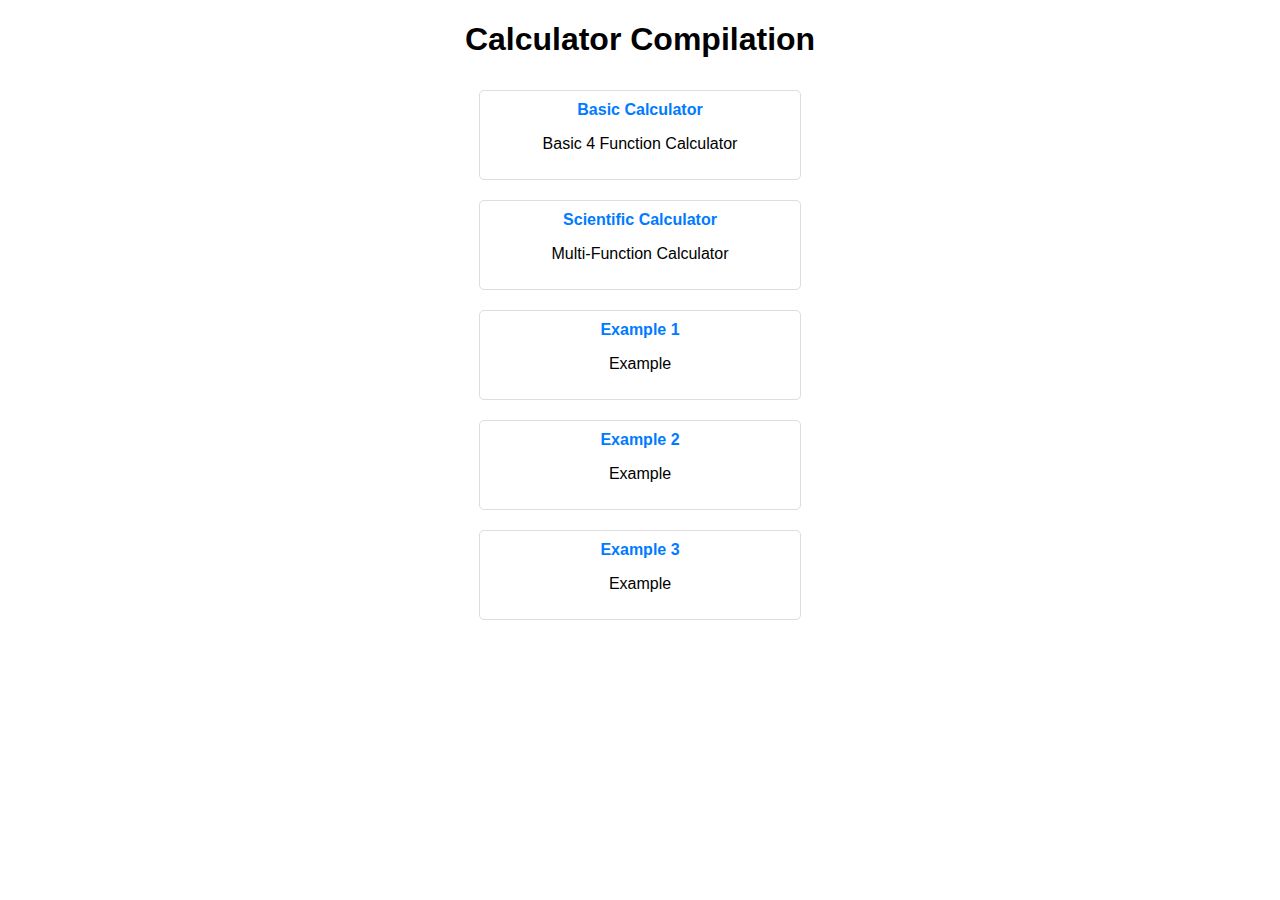
<file: index.html>
<!DOCTYPE html>
<html lang="en">
<head>
    <meta charset="UTF-8">
    <meta name="viewport" content="width=device-width, initial-scale=1.0">
    <title>Link Page</title>
    <style>
        body {
            font-family: Arial, sans-serif;
            text-align: center;
            margin: 20px;
        }
        .link-container {
            display: flex;
            flex-direction: column;
            align-items: center;
        }
        .link-box {
            margin: 10px;
            padding: 10px;
            border: 1px solid #ddd;
            border-radius: 5px;
            width: 300px;
            text-align: center;
        }
        a {
            text-decoration: none;
            font-weight: bold;
            color: #007BFF;
        }
    </style>
</head>
<body>
    <h1>Calculator Compilation</h1>
    
    <div class="link-container">
        <div class="link-box">
            <a href="BasicCalculator.html">Basic Calculator</a>
            <p>Basic 4 Function Calculator</p>
        </div>
        
        <div class="link-box">
            <a href="ScientificCalculator.html">Scientific Calculator</a>
            <p>Multi-Function Calculator</p>
        </div>
        
        <div class="link-box">
            <a href="Example.html">Example 1</a>
            <p>Example</p>
        </div>
        
        <div class="link-box">
            <a href="Example.html">Example 2</a>
            <p>Example</p>
        </div>
        
        <div class="link-box">
            <a href="Example.html">Example 3</a>
            <p>Example</p>
        </div>
    </div>
</body>
</html>
</file>
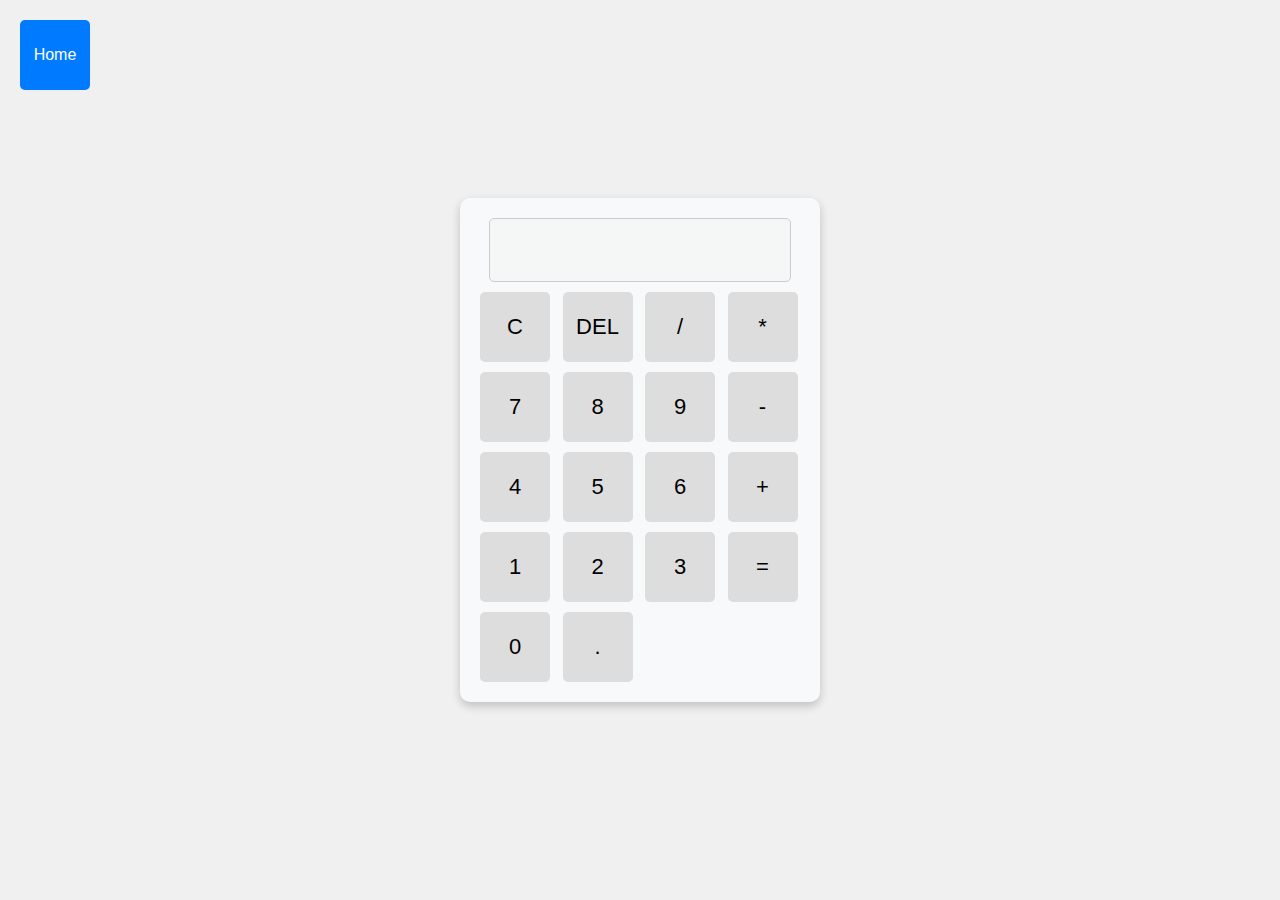
<file: BasicCalculator.html>
<!DOCTYPE html>
<html lang="en">
<head>
    <meta charset="UTF-8">
    <meta name="viewport" content="width=device-width, initial-scale=1.0">
    <title>Simple Calculator</title>
    <style>
        body {
            display: flex;
            justify-content: center;
            align-items: center;
            height: 100vh;
            background-color: #f0f0f0;
            margin: 0;
            position: relative;
        }

        .calculator {
            width: 320px;
            padding: 20px;
            border-radius: 10px;
            box-shadow: 0px 4px 10px rgba(0, 0, 0, 0.2);
            background-color: #f8f9fa;
            text-align: center;
        }

        #display {
            width: 90%;
            height: 60px;
            font-size: 28px;
            text-align: right;
            margin-bottom: 10px;
            padding-right: 10px;
            border: 1px solid #ccc;
            border-radius: 5px;
        }

        .buttons {
            display: grid;
            grid-template-columns: repeat(4, 1fr);
            gap: 10px;
        }

        button {
            width: 70px;
            height: 70px;
            font-size: 22px;
            border: none;
            border-radius: 5px;
            background-color: #ddd;
            cursor: pointer;
        }

        button:hover {
            background-color: #ccc;
        }

        button:active {
            background-color: #bbb;
        }

        /* Home Button Styling */
        .home-button {
            position: absolute;
            top: 20px;
            left: 20px;
            padding: 10px 10px;
            font-size: 16px;
            border: none;
            border-radius: 5px;
            background-color: #007bff;
            color: white;
            cursor: pointer;
            transition: 0.3s;
        }

        .home-button:hover {
            background-color: #0056b3;
        }
    </style>
</head>
<body>
    <!-- Home Button Positioned at Top Left -->
    <button class="home-button" onclick="goHome()">Home</button>

    <div class="calculator">
        <input type="text" id="display" disabled />
        <div class="buttons">
            <button onclick="clearDisplay()">C</button>
            <button onclick="deleteLast()">DEL</button>
            <button onclick="appendToDisplay('/')">/</button>
            <button onclick="appendToDisplay('*')">*</button>
            <button onclick="appendToDisplay('7')">7</button>
            <button onclick="appendToDisplay('8')">8</button>
            <button onclick="appendToDisplay('9')">9</button>
            <button onclick="appendToDisplay('-')">-</button>
            <button onclick="appendToDisplay('4')">4</button>
            <button onclick="appendToDisplay('5')">5</button>
            <button onclick="appendToDisplay('6')">6</button>
            <button onclick="appendToDisplay('+')">+</button>
            <button onclick="appendToDisplay('1')">1</button>
            <button onclick="appendToDisplay('2')">2</button>
            <button onclick="appendToDisplay('3')">3</button>
            <button onclick="calculateResult()">=</button>
            <button onclick="appendToDisplay('0')">0</button>
            <button onclick="appendToDisplay('.')">.</button>
        </div>
    </div>

    <script>
        function appendToDisplay(value) {
            document.getElementById('display').value += value;
        }

        function clearDisplay() {
            document.getElementById('display').value = '';
        }

        function deleteLast() {
            let display = document.getElementById('display');
            display.value = display.value.slice(0, -1);
        }

        function calculateResult() {
            let display = document.getElementById('display');
            try {
                display.value = eval(display.value);
            } catch {
                display.value = 'Error';
            }
        }

        // Keyboard event listener
        document.addEventListener('keydown', function(event) {
            const key = event.key;

            if (!isNaN(key) || "+-*/.".includes(key)) {
                appendToDisplay(key);
            } else if (key === 'Enter') {
                calculateResult();
            } else if (key === 'Backspace') {
                deleteLast();
            } else if (key === 'Escape') {
                clearDisplay();
            }
        });

        // Redirect to home page
        function goHome() {
            window.location.href = "index.html"; // Change this if needed
        }
    </script>
</body>
</html>
</file>
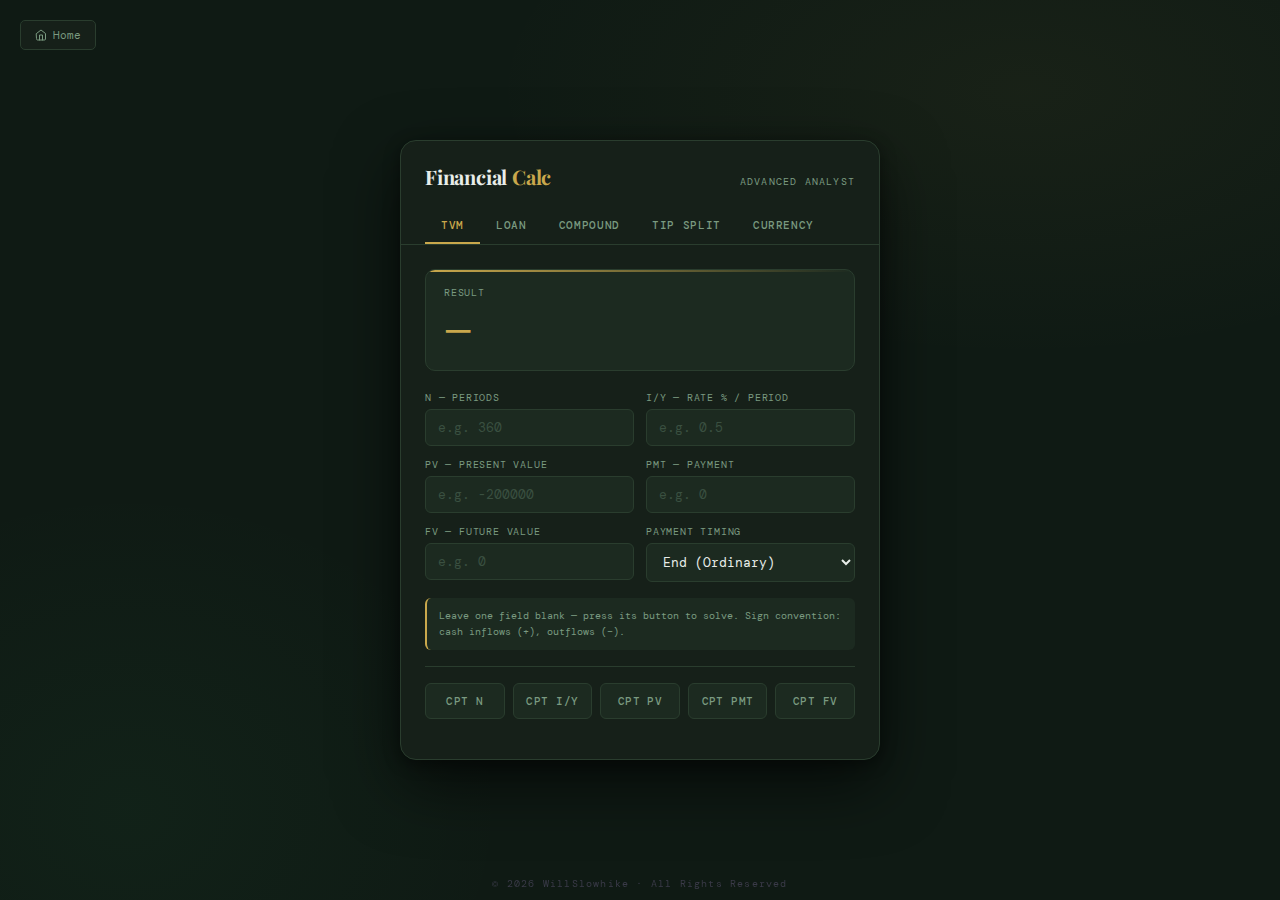
<file: FinancialCalculator.html>
<!DOCTYPE html>
<html lang="en">
<head>
    <meta charset="UTF-8">
    <meta name="viewport" content="width=device-width, initial-scale=1.0">
    <title>Financial Calculator</title>
    <link rel="preconnect" href="https://fonts.googleapis.com">
    <link href="https://fonts.googleapis.com/css2?family=Playfair+Display:wght@400;600;700&family=DM+Mono:wght@300;400;500&display=swap" rel="stylesheet">
    <style>
        :root {
            --bg:      #0f1a14;
            --surface: #162019;
            --panel:   #1c2a20;
            --border:  #2a3d2e;
            --border2: #3a5040;
            --gold:    #c9a84c;
            --gold-lo: rgba(201,168,76,0.10);
            --text:    #e8ede9;
            --sub:     #7a9a80;
            --muted:   #3a5040;
            --green:   #4ade80;
            --red:     #f87171;
            --shadow:  0 24px 64px rgba(0,0,0,0.6), 0 4px 16px rgba(0,0,0,0.4);
        }

        *, *::before, *::after { box-sizing: border-box; margin: 0; padding: 0; }

        body {
            min-height: 100vh;
            background: var(--bg);
            background-image:
                radial-gradient(ellipse 70% 50% at 80% 10%, rgba(201,168,76,0.05) 0%, transparent 60%),
                radial-gradient(ellipse 50% 60% at 10% 90%, rgba(74,222,128,0.04) 0%, transparent 60%);
            display: flex;
            align-items: center;
            justify-content: center;
            font-family: 'DM Mono', monospace;
            padding: 40px 20px;
        }

        /* Home */
        .home-button {
            position: fixed; top: 20px; left: 20px;
            display: flex; align-items: center; gap: 6px;
            padding: 7px 14px;
            font-family: 'DM Mono', monospace;
            font-size: 11px; color: var(--sub);
            background: var(--surface); border: 1px solid var(--border);
            border-radius: 5px; cursor: pointer; text-decoration: none;
            transition: color 0.2s, border-color 0.2s;
        }
        .home-button:hover { color: var(--text); border-color: var(--border2); }
        .home-button svg { width: 12px; height: 12px; }

        /* Card */
        .card {
            width: 480px;
            background: var(--surface);
            border: 1px solid var(--border);
            border-radius: 16px;
            overflow: hidden;
            box-shadow: var(--shadow);
            animation: rise 0.5s cubic-bezier(0.22,1,0.36,1) both;
        }
        @keyframes rise {
            from { opacity:0; transform: translateY(24px); }
            to   { opacity:1; transform: translateY(0); }
        }

        /* Header */
        .card-header {
            padding: 22px 24px 0;
            border-bottom: 1px solid var(--border);
        }
        .header-top {
            display: flex; align-items: baseline; justify-content: space-between;
            margin-bottom: 18px;
        }
        .app-title {
            font-family: 'Playfair Display', serif;
            font-size: 20px; font-weight: 700;
            color: var(--text); letter-spacing: -0.01em;
        }
        .app-title span { color: var(--gold); }
        .app-sub {
            font-size: 10px; color: var(--sub);
            letter-spacing: 0.12em; text-transform: uppercase;
        }

        /* Tab nav */
        .tabs {
            display: flex; gap: 0;
            overflow-x: auto;
        }
        .tabs::-webkit-scrollbar { display: none; }
        .tab {
            padding: 10px 16px;
            font-family: 'DM Mono', monospace;
            font-size: 11px; font-weight: 500;
            letter-spacing: 0.06em; text-transform: uppercase;
            color: var(--sub); background: transparent;
            border: none; border-bottom: 2px solid transparent;
            cursor: pointer; white-space: nowrap;
            transition: color 0.2s, border-color 0.2s;
        }
        .tab:hover { color: var(--text); }
        .tab.active { color: var(--gold); border-bottom-color: var(--gold); }

        /* Body */
        .card-body { padding: 24px; }

        /* Panel */
        .panel { display: none; animation: fadeIn 0.25s ease both; }
        .panel.active { display: block; }
        @keyframes fadeIn {
            from { opacity:0; transform: translateY(6px); }
            to   { opacity:1; transform: translateY(0); }
        }

        /* Result display */
        .result-display {
            background: var(--panel);
            border: 1px solid var(--border);
            border-radius: 10px;
            padding: 16px 18px;
            margin-bottom: 20px;
            position: relative;
            overflow: hidden;
        }
        .result-display::before {
            content: '';
            position: absolute; top:0; left:0; right:0; height:2px;
            background: linear-gradient(90deg, var(--gold), transparent);
        }
        .result-label { font-size: 10px; color: var(--sub); letter-spacing: 0.08em; text-transform: uppercase; margin-bottom: 6px; }
        .result-value {
            font-family: 'Playfair Display', serif;
            font-size: 32px; font-weight: 600;
            color: var(--gold); letter-spacing: -0.01em;
        }
        .result-value.negative { color: var(--red); }
        .result-sub { font-size: 11px; color: var(--sub); margin-top: 6px; }

        /* Input fields */
        .field-grid { display: grid; grid-template-columns: 1fr 1fr; gap: 12px; margin-bottom: 16px; }
        .field-grid.cols-1 { grid-template-columns: 1fr; }
        .field-grid.cols-3 { grid-template-columns: 1fr 1fr 1fr; }
        .field { display: flex; flex-direction: column; gap: 5px; }
        .field label {
            font-size: 10px; color: var(--sub);
            letter-spacing: 0.08em; text-transform: uppercase;
        }
        .field input, .field select {
            padding: 9px 12px;
            font-family: 'DM Mono', monospace;
            font-size: 13px; color: var(--text);
            background: var(--panel);
            border: 1px solid var(--border);
            border-radius: 6px; outline: none;
            transition: border-color 0.15s;
            width: 100%;
        }
        .field input:focus, .field select:focus { border-color: var(--gold); }
        .field select option { background: var(--panel); }
        .field input::placeholder { color: var(--muted); }

        /* Solve buttons */
        .solve-grid { display: grid; gap: 8px; margin-bottom: 16px; }
        .solve-grid.cols-2 { grid-template-columns: 1fr 1fr; }
        .solve-grid.cols-3 { grid-template-columns: 1fr 1fr 1fr; }
        .solve-grid.cols-5 { grid-template-columns: repeat(5,1fr); }

        .btn-solve {
            padding: 10px 8px;
            font-family: 'DM Mono', monospace;
            font-size: 11px; font-weight: 500;
            letter-spacing: 0.04em; text-transform: uppercase;
            color: var(--sub);
            background: var(--panel);
            border: 1px solid var(--border);
            border-radius: 6px; cursor: pointer;
            transition: all 0.15s;
            white-space: nowrap;
        }
        .btn-solve:hover { color: var(--gold); border-color: var(--gold); background: var(--gold-lo); }
        .btn-solve.primary {
            grid-column: 1/-1;
            color: var(--bg); background: var(--gold);
            border-color: var(--gold); font-size: 12px;
        }
        .btn-solve.primary:hover { background: #d4b660; }

        /* Amort table */
        .amort-table { width: 100%; border-collapse: collapse; font-size: 11px; margin-top: 12px; }
        .amort-table th {
            text-align: left; padding: 6px 8px;
            color: var(--sub); font-weight: 500;
            letter-spacing: 0.06em; text-transform: uppercase;
            border-bottom: 1px solid var(--border);
            font-size: 9px;
        }
        .amort-table td { padding: 7px 8px; color: var(--text); border-bottom: 1px solid var(--border); }
        .amort-table tr:last-child td { border-bottom: none; }
        .amort-table .neg { color: var(--red); }
        .amort-table .pos { color: var(--green); }

        /* Tip split rows */
        .split-row {
            display: flex; justify-content: space-between; align-items: center;
            padding: 10px 0; border-bottom: 1px solid var(--border);
        }
        .split-row:last-child { border-bottom: none; }
        .split-label { font-size: 11px; color: var(--sub); }
        .split-val { font-family: 'Playfair Display', serif; font-size: 16px; color: var(--text); }
        .split-val.gold { color: var(--gold); }

        /* Currency */
        .currency-display {
            display: flex; align-items: center; justify-content: space-between;
            background: var(--panel); border: 1px solid var(--border);
            border-radius: 10px; padding: 14px 18px; margin-bottom: 12px;
        }
        .currency-flag { font-size: 22px; margin-right: 10px; }
        .currency-code { font-size: 11px; color: var(--sub); letter-spacing: 0.08em; margin-bottom: 2px; }
        .currency-amount { font-family: 'Playfair Display', serif; font-size: 24px; color: var(--text); }
        .currency-swap {
            width: 100%; padding: 10px;
            font-family: 'DM Mono', monospace; font-size: 13px;
            color: var(--sub); background: transparent;
            border: 1px dashed var(--border); border-radius: 6px;
            cursor: pointer; margin-bottom: 12px;
            transition: all 0.15s;
        }
        .currency-swap:hover { color: var(--gold); border-color: var(--gold); }

        /* Info note */
        .note { font-size: 10px; color: var(--sub); margin-top: 12px; line-height: 1.6; padding: 10px 12px; background: var(--panel); border-radius: 6px; border-left: 2px solid var(--gold); }

        /* Divider */
        .divider { height:1px; background: var(--border); margin: 16px 0; }

        /* Scrollable results */
        .scroll-box { max-height: 200px; overflow-y: auto; }
        .scroll-box::-webkit-scrollbar { width: 4px; }
        .scroll-box::-webkit-scrollbar-track { background: transparent; }
        .scroll-box::-webkit-scrollbar-thumb { background: var(--muted); border-radius: 2px; }
    </style>
</head>
<body>

<a class="home-button" href="index.html">
    <svg viewBox="0 0 24 24" fill="none" stroke="currentColor" stroke-width="2" stroke-linecap="round" stroke-linejoin="round">
        <path d="M3 9l9-7 9 7v11a2 2 0 0 1-2 2H5a2 2 0 0 1-2-2z"/>
        <polyline points="9 22 9 12 15 12 15 22"/>
    </svg>
    Home
</a>

<div class="card">
    <div class="card-header">
        <div class="header-top">
            <span class="app-title">Financial <span>Calc</span></span>
            <span class="app-sub">Advanced Analyst</span>
        </div>
        <div class="tabs">
            <button class="tab active" onclick="switchTab('tvm', this)">TVM</button>
            <button class="tab" onclick="switchTab('loan', this)">Loan</button>
            <button class="tab" onclick="switchTab('compound', this)">Compound</button>
            <button class="tab" onclick="switchTab('tip', this)">Tip Split</button>
            <button class="tab" onclick="switchTab('currency', this)">Currency</button>
        </div>
    </div>

    <div class="card-body">

        <!-- ── TVM ── -->
        <div class="panel active" id="panel-tvm">
            <div class="result-display">
                <div class="result-label">Result</div>
                <div class="result-value" id="tvm-result">—</div>
                <div class="result-sub" id="tvm-result-sub"></div>
            </div>
            <div class="field-grid">
                <div class="field"><label>N — Periods</label><input type="number" id="tvm-n" placeholder="e.g. 360"></div>
                <div class="field"><label>I/Y — Rate % / Period</label><input type="number" id="tvm-iy" placeholder="e.g. 0.5"></div>
                <div class="field"><label>PV — Present Value</label><input type="number" id="tvm-pv" placeholder="e.g. -200000"></div>
                <div class="field"><label>PMT — Payment</label><input type="number" id="tvm-pmt" placeholder="e.g. 0"></div>
                <div class="field"><label>FV — Future Value</label><input type="number" id="tvm-fv" placeholder="e.g. 0"></div>
                <div class="field">
                    <label>Payment Timing</label>
                    <select id="tvm-bgn">
                        <option value="0">End (Ordinary)</option>
                        <option value="1">Begin (Annuity Due)</option>
                    </select>
                </div>
            </div>
            <div class="note">Leave one field blank — press its button to solve. Sign convention: cash inflows (+), outflows (−).</div>
            <div class="divider"></div>
            <div class="solve-grid cols-5">
                <button class="btn-solve" onclick="solveTVM('n')">CPT N</button>
                <button class="btn-solve" onclick="solveTVM('iy')">CPT I/Y</button>
                <button class="btn-solve" onclick="solveTVM('pv')">CPT PV</button>
                <button class="btn-solve" onclick="solveTVM('pmt')">CPT PMT</button>
                <button class="btn-solve" onclick="solveTVM('fv')">CPT FV</button>
            </div>
        </div>

        <!-- ── LOAN ── -->
        <div class="panel" id="panel-loan">
            <div class="result-display">
                <div class="result-label">Monthly Payment</div>
                <div class="result-value" id="loan-payment">—</div>
                <div class="result-sub" id="loan-sub"></div>
            </div>
            <div class="field-grid">
                <div class="field"><label>Loan Amount ($)</label><input type="number" id="loan-amount" placeholder="e.g. 300000"></div>
                <div class="field"><label>Annual Rate (%)</label><input type="number" id="loan-rate" placeholder="e.g. 6.5"></div>
                <div class="field"><label>Term (Years)</label><input type="number" id="loan-years" placeholder="e.g. 30"></div>
                <div class="field">
                    <label>Loan Type</label>
                    <select id="loan-type">
                        <option value="mortgage">Mortgage (Monthly)</option>
                        <option value="auto">Auto (Monthly)</option>
                        <option value="personal">Personal (Monthly)</option>
                    </select>
                </div>
            </div>
            <div class="solve-grid">
                <button class="btn-solve primary" onclick="calcLoan()">Calculate Payment</button>
            </div>
            <div class="divider"></div>
            <div class="result-label" style="margin-bottom:8px;">Amortization (First 5 Payments)</div>
            <div class="scroll-box">
                <table class="amort-table" id="amort-table">
                    <thead><tr><th>#</th><th>Payment</th><th>Principal</th><th>Interest</th><th>Balance</th></tr></thead>
                    <tbody id="amort-body"></tbody>
                </table>
            </div>
        </div>

        <!-- ── COMPOUND ── -->
        <div class="panel" id="panel-compound">
            <div class="result-display">
                <div class="result-label">Future Value</div>
                <div class="result-value" id="comp-fv">—</div>
                <div class="result-sub" id="comp-sub"></div>
            </div>
            <div class="field-grid">
                <div class="field"><label>Principal ($)</label><input type="number" id="comp-p" placeholder="e.g. 10000"></div>
                <div class="field"><label>Annual Rate (%)</label><input type="number" id="comp-r" placeholder="e.g. 7"></div>
                <div class="field"><label>Years</label><input type="number" id="comp-t" placeholder="e.g. 20"></div>
                <div class="field">
                    <label>Compounding</label>
                    <select id="comp-n">
                        <option value="1">Annually</option>
                        <option value="2">Semi-Annually</option>
                        <option value="4">Quarterly</option>
                        <option value="12" selected>Monthly</option>
                        <option value="365">Daily</option>
                        <option value="0">Continuous</option>
                    </select>
                </div>
                <div class="field"><label>Regular Contribution ($)</label><input type="number" id="comp-contrib" placeholder="e.g. 500 / period"></div>
                <div class="field">
                    <label>Contribution Timing</label>
                    <select id="comp-when">
                        <option value="end">End of Period</option>
                        <option value="start">Start of Period</option>
                    </select>
                </div>
            </div>
            <div class="solve-grid cols-2">
                <button class="btn-solve" onclick="calcCompound('fv')">Solve FV</button>
                <button class="btn-solve" onclick="calcCompound('pv')">Solve PV (Disc.)</button>
                <button class="btn-solve primary" onclick="calcCompound('fv')">Calculate</button>
            </div>
        </div>

        <!-- ── TIP ── -->
        <div class="panel" id="panel-tip">
            <div class="field-grid cols-3">
                <div class="field"><label>Bill Total ($)</label><input type="number" id="tip-bill" placeholder="e.g. 85.50" oninput="calcTip()"></div>
                <div class="field"><label>Tip (%)</label><input type="number" id="tip-pct" placeholder="e.g. 18" value="18" oninput="calcTip()"></div>
                <div class="field"><label>People</label><input type="number" id="tip-people" placeholder="e.g. 4" value="1" oninput="calcTip()"></div>
            </div>
            <!-- Quick tip buttons -->
            <div class="solve-grid cols-5" style="margin-bottom:16px;">
                <button class="btn-solve" onclick="setTip(10)">10%</button>
                <button class="btn-solve" onclick="setTip(15)">15%</button>
                <button class="btn-solve" onclick="setTip(18)">18%</button>
                <button class="btn-solve" onclick="setTip(20)">20%</button>
                <button class="btn-solve" onclick="setTip(25)">25%</button>
            </div>
            <div class="split-row">
                <span class="split-label">Subtotal</span>
                <span class="split-val" id="tip-subtotal">$0.00</span>
            </div>
            <div class="split-row">
                <span class="split-label">Tip Amount</span>
                <span class="split-val gold" id="tip-amount">$0.00</span>
            </div>
            <div class="split-row">
                <span class="split-label">Total Bill</span>
                <span class="split-val" id="tip-total">$0.00</span>
            </div>
            <div class="divider"></div>
            <div class="split-row">
                <span class="split-label" style="font-size:13px; color:var(--text);">Per Person</span>
                <span class="split-val gold" style="font-family:'Playfair Display',serif; font-size:26px;" id="tip-per-person">$0.00</span>
            </div>
        </div>

        <!-- ── CURRENCY ── -->
        <div class="panel" id="panel-currency">
            <div class="field-grid cols-3" style="margin-bottom:12px;">
                <div class="field">
                    <label>From</label>
                    <select id="cur-from" onchange="calcCurrency()">
                        <option value="USD">USD</option>
                    </select>
                </div>
                <div class="field">
                    <label>Amount</label>
                    <input type="number" id="cur-amount" placeholder="1000" value="1000" oninput="calcCurrency()">
                </div>
                <div class="field">
                    <label>To</label>
                    <select id="cur-to" onchange="calcCurrency()">
                        <option value="EUR">EUR</option>
                    </select>
                </div>
            </div>
            <div class="currency-display">
                <div>
                    <div class="currency-code" id="cur-from-label">USD</div>
                    <div class="currency-amount" id="cur-from-display">1,000.00</div>
                </div>
                <div style="color:var(--gold); font-size:20px;">→</div>
                <div style="text-align:right;">
                    <div class="currency-code" id="cur-to-label">EUR</div>
                    <div class="currency-amount" id="cur-to-display">—</div>
                </div>
            </div>
            <button class="currency-swap" onclick="swapCurrency()">⇄ Swap currencies</button>
            <div class="split-row">
                <span class="split-label">Exchange Rate</span>
                <span class="split-val" id="cur-rate" style="font-size:13px;">—</span>
            </div>
            <div class="note" id="cur-note">Rates are approximate reference values. Use a live source for transactions.</div>
        </div>

    </div>
</div>

<script>
// ── Tab switching ─────────────────────────────────────────────────────────────
function switchTab(id, btn) {
    document.querySelectorAll('.panel').forEach(p => p.classList.remove('active'));
    document.querySelectorAll('.tab').forEach(t => t.classList.remove('active'));
    document.getElementById('panel-' + id).classList.add('active');
    btn.classList.add('active');
}

// ── Helpers ───────────────────────────────────────────────────────────────────
const fmt = (n, d=2) => n.toLocaleString('en-US', { minimumFractionDigits: d, maximumFractionDigits: d });
const fmtUSD = n => '$' + fmt(Math.abs(n));

function setResult(elId, val, subId, sub) {
    const el = document.getElementById(elId);
    el.textContent = val;
    el.className = 'result-value' + (typeof val === 'string' && val.startsWith('-') ? ' negative' : '');
    if (subId) document.getElementById(subId).textContent = sub || '';
}

// ── TVM ───────────────────────────────────────────────────────────────────────
function getTV(id) {
    const v = document.getElementById('tvm-' + id).value;
    return v === '' ? null : parseFloat(v);
}

function solveTVM(solve) {
    const bgn = parseInt(document.getElementById('tvm-bgn').value);
    let n   = getTV('n');
    let iy  = getTV('iy');
    let pv  = getTV('pv');
    let pmt = getTV('pmt');
    let fv  = getTV('fv');

    // Each solve needs 4 known values
    try {
        if (solve === 'fv') {
            if (n==null||iy==null||pv==null||pmt==null) { setResult('tvm-result','Need N, I/Y, PV, PMT','tvm-result-sub',''); return; }
            const r = iy / 100;
            if (r === 0) { fv = -(pv + pmt * n); }
            else {
                const factor = Math.pow(1+r, n);
                fv = -(pv * factor + pmt * (1 + r * bgn) * (factor - 1) / r);
            }
            document.getElementById('tvm-fv').value = fmt(fv);
            setResult('tvm-result', (fv >= 0 ? '' : '-') + fmtUSD(fv), 'tvm-result-sub', 'Future Value');
        } else if (solve === 'pv') {
            if (n==null||iy==null||pmt==null||fv==null) { setResult('tvm-result','Need N, I/Y, PMT, FV','tvm-result-sub',''); return; }
            const r = iy / 100;
            if (r === 0) { pv = -(fv + pmt * n); }
            else {
                const factor = Math.pow(1+r, n);
                pv = -(fv / factor + pmt * (1 + r * bgn) * (factor - 1) / (r * factor));
            }
            document.getElementById('tvm-pv').value = fmt(pv);
            setResult('tvm-result', (pv >= 0 ? '' : '-') + fmtUSD(pv), 'tvm-result-sub', 'Present Value');
        } else if (solve === 'pmt') {
            if (n==null||iy==null||pv==null||fv==null) { setResult('tvm-result','Need N, I/Y, PV, FV','tvm-result-sub',''); return; }
            const r = iy / 100;
            if (r === 0) { pmt = -(pv + fv) / n; }
            else {
                const factor = Math.pow(1+r, n);
                pmt = -(pv * factor + fv) * r / ((factor - 1) * (1 + r * bgn));
            }
            document.getElementById('tvm-pmt').value = fmt(pmt);
            setResult('tvm-result', (pmt >= 0 ? '' : '-') + fmtUSD(pmt), 'tvm-result-sub', 'Payment per Period');
        } else if (solve === 'n') {
            if (iy==null||pv==null||pmt==null||fv==null) { setResult('tvm-result','Need I/Y, PV, PMT, FV','tvm-result-sub',''); return; }
            const r = iy / 100;
            if (r === 0) { n = -(pv + fv) / pmt; }
            else {
                const num = Math.log((pmt * (1 + r * bgn) / r - fv) / (pv + pmt * (1 + r * bgn) / r));
                const den = Math.log(1 + r);
                n = num / den;
            }
            document.getElementById('tvm-n').value = fmt(n, 4);
            setResult('tvm-result', fmt(n, 4), 'tvm-result-sub', 'Number of Periods');
        } else if (solve === 'iy') {
            if (n==null||pv==null||pmt==null||fv==null) { setResult('tvm-result','Need N, PV, PMT, FV','tvm-result-sub',''); return; }
            // Newton-Raphson
            let r = 0.05 / 12;
            for (let i = 0; i < 200; i++) {
                const f1 = Math.pow(1+r, n);
                const f  = pv * f1 + pmt * (1 + r * bgn) * (f1-1)/r + fv;
                const df = n * pv * Math.pow(1+r,n-1)
                         + pmt * bgn * (f1-1)/r
                         + pmt * (1+r*bgn) * (n * Math.pow(1+r,n-1)*r - (f1-1)) / (r*r);
                const rn = r - f/df;
                if (Math.abs(rn - r) < 1e-10) { r = rn; break; }
                r = rn;
            }
            const iyResult = r * 100;
            document.getElementById('tvm-iy').value = fmt(iyResult, 6);
            setResult('tvm-result', fmt(iyResult, 4) + '%', 'tvm-result-sub', 'Interest Rate per Period');
        }
    } catch(e) {
        setResult('tvm-result', 'Error', 'tvm-result-sub', 'Check your inputs');
    }
}

// ── LOAN ─────────────────────────────────────────────────────────────────────
function calcLoan() {
    const P = parseFloat(document.getElementById('loan-amount').value);
    const annualRate = parseFloat(document.getElementById('loan-rate').value);
    const years = parseFloat(document.getElementById('loan-years').value);
    if (!P || !annualRate || !years) return;

    const r = annualRate / 100 / 12;
    const n = years * 12;
    const pmt = r === 0 ? P / n : P * r * Math.pow(1+r,n) / (Math.pow(1+r,n) - 1);

    const totalPaid = pmt * n;
    const totalInterest = totalPaid - P;

    document.getElementById('loan-payment').textContent = fmtUSD(pmt);
    document.getElementById('loan-sub').textContent =
        `Total paid: ${fmtUSD(totalPaid)}  |  Total interest: ${fmtUSD(totalInterest)}`;

    // Amortization table (first 5 + last period)
    const tbody = document.getElementById('amort-body');
    tbody.innerHTML = '';
    let balance = P;
    const rows = Math.min(n, 5);
    for (let i = 1; i <= rows; i++) {
        const interest = balance * r;
        const principal = pmt - interest;
        balance -= principal;
        const tr = document.createElement('tr');
        tr.innerHTML = `<td>${i}</td>
            <td>${fmtUSD(pmt)}</td>
            <td class="pos">${fmtUSD(principal)}</td>
            <td class="neg">-${fmtUSD(interest)}</td>
            <td>${fmtUSD(Math.max(0, balance))}</td>`;
        tbody.appendChild(tr);
    }
    if (n > 5) {
        const tr = document.createElement('tr');
        tr.innerHTML = `<td colspan="5" style="color:var(--sub); font-size:10px; text-align:center; padding:8px;">
            … ${n - 5} more payments …</td>`;
        tbody.appendChild(tr);
    }
}

// ── COMPOUND ──────────────────────────────────────────────────────────────────
function calcCompound(mode) {
    const P     = parseFloat(document.getElementById('comp-p').value) || 0;
    const r     = parseFloat(document.getElementById('comp-r').value) / 100 || 0;
    const t     = parseFloat(document.getElementById('comp-t').value) || 0;
    const nStr  = document.getElementById('comp-n').value;
    const contrib = parseFloat(document.getElementById('comp-contrib').value) || 0;
    const when  = document.getElementById('comp-when').value;

    let FV, interest;
    const n = parseInt(nStr);

    if (mode === 'fv') {
        if (nStr === '0') {
            // Continuous
            FV = P * Math.exp(r * t);
            if (contrib > 0) {
                FV += contrib * (Math.exp(r * t) - 1) / r; // approx annual contrib
            }
        } else {
            const periods = n * t;
            const rp = r / n;
            FV = P * Math.pow(1 + rp, periods);
            if (contrib > 0) {
                const bgn = when === 'start' ? 1 : 0;
                FV += contrib * (1 + rp * bgn) * (Math.pow(1+rp, periods) - 1) / rp;
            }
        }
        interest = FV - P - contrib * (nStr === '0' ? t : n * t);
        document.getElementById('comp-fv').textContent = fmtUSD(FV);
        document.getElementById('comp-sub').textContent =
            `Principal: ${fmtUSD(P)}  |  Interest earned: ${fmtUSD(Math.max(0,interest))}`;
    } else {
        // Solve PV (discount FV)
        const fvTarget = parseFloat(document.getElementById('comp-p').value);
        if (!fvTarget || !r || !t) return;
        const nComp = nStr === '0' ? null : parseInt(nStr);
        let PV;
        if (!nComp) PV = fvTarget * Math.exp(-r * t);
        else PV = fvTarget / Math.pow(1 + r/nComp, nComp * t);
        document.getElementById('comp-fv').textContent = fmtUSD(PV);
        document.getElementById('comp-sub').textContent = 'Present Value (Discounted)';
    }
}

// ── TIP ───────────────────────────────────────────────────────────────────────
function calcTip() {
    const bill   = parseFloat(document.getElementById('tip-bill').value) || 0;
    const pct    = parseFloat(document.getElementById('tip-pct').value)  || 0;
    const people = parseInt(document.getElementById('tip-people').value) || 1;
    const tip    = bill * pct / 100;
    const total  = bill + tip;
    const per    = total / people;
    document.getElementById('tip-subtotal').textContent  = fmtUSD(bill);
    document.getElementById('tip-amount').textContent    = fmtUSD(tip);
    document.getElementById('tip-total').textContent     = fmtUSD(total);
    document.getElementById('tip-per-person').textContent = fmtUSD(per);
}

function setTip(pct) {
    document.getElementById('tip-pct').value = pct;
    calcTip();
}

// ── CURRENCY ──────────────────────────────────────────────────────────────────
const SYMBOLS = { USD:'$',EUR:'€',GBP:'£',JPY:'¥',CAD:'CA$',AUD:'A$',CHF:'Fr',CNY:'¥',INR:'₹',MXN:'$',KRW:'₩',SGD:'S$' };

// Live rates fetched from Frankfurter (ECB data, updated daily, no key needed)
let liveRates = null;   // rates relative to EUR base
let ratesDate = '';
let fetchingRates = false;

async function fetchRates() {
    if (fetchingRates) return;
    fetchingRates = true;
    setCurStatus('Fetching live rates…', false);
    try {
        const res  = await fetch('https://api.frankfurter.app/latest?from=EUR');
        if (!res.ok) throw new Error('Network error');
        const data = await res.json();
        liveRates  = { EUR: 1, ...data.rates };
        ratesDate  = data.date;
        populateCurrencyDropdowns(Object.keys(liveRates).sort(), 'USD', 'EUR');
        setCurStatus(`Live rates · ECB · ${ratesDate}`, true);
        calcCurrency();
    } catch (e) {
        setCurStatus('Could not load live rates — using reference values', false);
        liveRates = {
            AED:3.385, AUD:1.418, BGN:1.956, BRL:5.21,
            CAD:1.245, CHF:0.824, CNY:6.69,  CZK:25.1,
            DKK:7.46,  EUR:1,     GBP:0.787, HKD:7.19,
            HUF:395,   IDR:14950, ILS:3.41,  INR:76.8,
            ISK:149,   JPY:138.5, KRW:1243,  MXN:17.7,
            MYR:4.11,  NOK:10.55, NZD:1.54,  PHP:51.8,
            PLN:4.27,  RON:4.97,  SEK:11.35, SGD:1.237,
            THB:32.1,  TRY:29.8,  TWD:29.5,  USD:0.922,
            ZAR:17.2
        };
        populateCurrencyDropdowns(Object.keys(liveRates).sort(), 'USD', 'EUR');
        calcCurrency();
    }
    fetchingRates = false;
}

const FLAGS = {
    AED:'🇦🇪', AUD:'🇦🇺', BGN:'🇧🇬', BRL:'🇧🇷', CAD:'🇨🇦',
    CHF:'🇨🇭', CNY:'🇨🇳', CZK:'🇨🇿', DKK:'🇩🇰', EUR:'🇪🇺',
    GBP:'🇬🇧', HKD:'🇭🇰', HUF:'🇭🇺', IDR:'🇮🇩', ILS:'🇮🇱',
    INR:'🇮🇳', ISK:'🇮🇸', JPY:'🇯🇵', KRW:'🇰🇷', MXN:'🇲🇽',
    MYR:'🇲🇾', NOK:'🇳🇴', NZD:'🇳🇿', PHP:'🇵🇭', PLN:'🇵🇱',
    RON:'🇷🇴', SEK:'🇸🇪', SGD:'🇸🇬', THB:'🇹🇭', TRY:'🇹🇷',
    TWD:'🇹🇼', USD:'🇺🇸', ZAR:'🇿🇦'
};

function populateCurrencyDropdowns(currencies, defaultFrom, defaultTo) {
    const fromSel = document.getElementById('cur-from');
    const toSel   = document.getElementById('cur-to');
    [fromSel, toSel].forEach((sel, i) => {
        const current = sel.value || (i === 0 ? defaultFrom : defaultTo);
        sel.innerHTML = '';
        currencies.forEach(code => {
            const opt = document.createElement('option');
            opt.value = code;
            opt.textContent = (FLAGS[code] ? FLAGS[code] + ' ' : '') + code;
            if (code === current) opt.selected = true;
            sel.appendChild(opt);
        });
        if (!sel.value) sel.value = i === 0 ? defaultFrom : defaultTo;
    });
}

function setCurStatus(msg, live) {
    const el = document.getElementById('cur-note');
    el.textContent = msg;
    el.style.borderLeftColor = live ? 'var(--green)' : 'var(--gold)';
}

function calcCurrency() {
    if (!liveRates) return;
    const from   = document.getElementById('cur-from').value;
    const to     = document.getElementById('cur-to').value;
    const amount = parseFloat(document.getElementById('cur-amount').value) || 0;

    // Convert via EUR base: from → EUR → to
    const amountEUR = amount / liveRates[from];
    const converted = amountEUR * liveRates[to];
    const rate      = liveRates[to] / liveRates[from];

    document.getElementById('cur-from-label').textContent   = from;
    document.getElementById('cur-to-label').textContent     = to;
    document.getElementById('cur-from-display').textContent = SYMBOLS[from] + fmt(amount);
    document.getElementById('cur-to-display').textContent   = SYMBOLS[to]   + fmt(converted);
    document.getElementById('cur-rate').textContent         = `1 ${from} = ${fmt(rate, 4)} ${to}`;
}

function swapCurrency() {
    const f = document.getElementById('cur-from');
    const t = document.getElementById('cur-to');
    [f.value, t.value] = [t.value, f.value];
    calcCurrency();
}

// Init
calcTip();
fetchRates();
</script>
    <footer style="
        position: fixed; bottom: 0; left: 0; right: 0;
        text-align: center; padding: 10px;
        font-family: 'DM Mono', monospace;
        font-size: 10px; letter-spacing: 0.12em;
        color: #3a3a48;
        z-index: 5; pointer-events: none;
    ">© 2026 WillSlowhike · All Rights Reserved</footer>
</body>
</body>
</html>
</file>
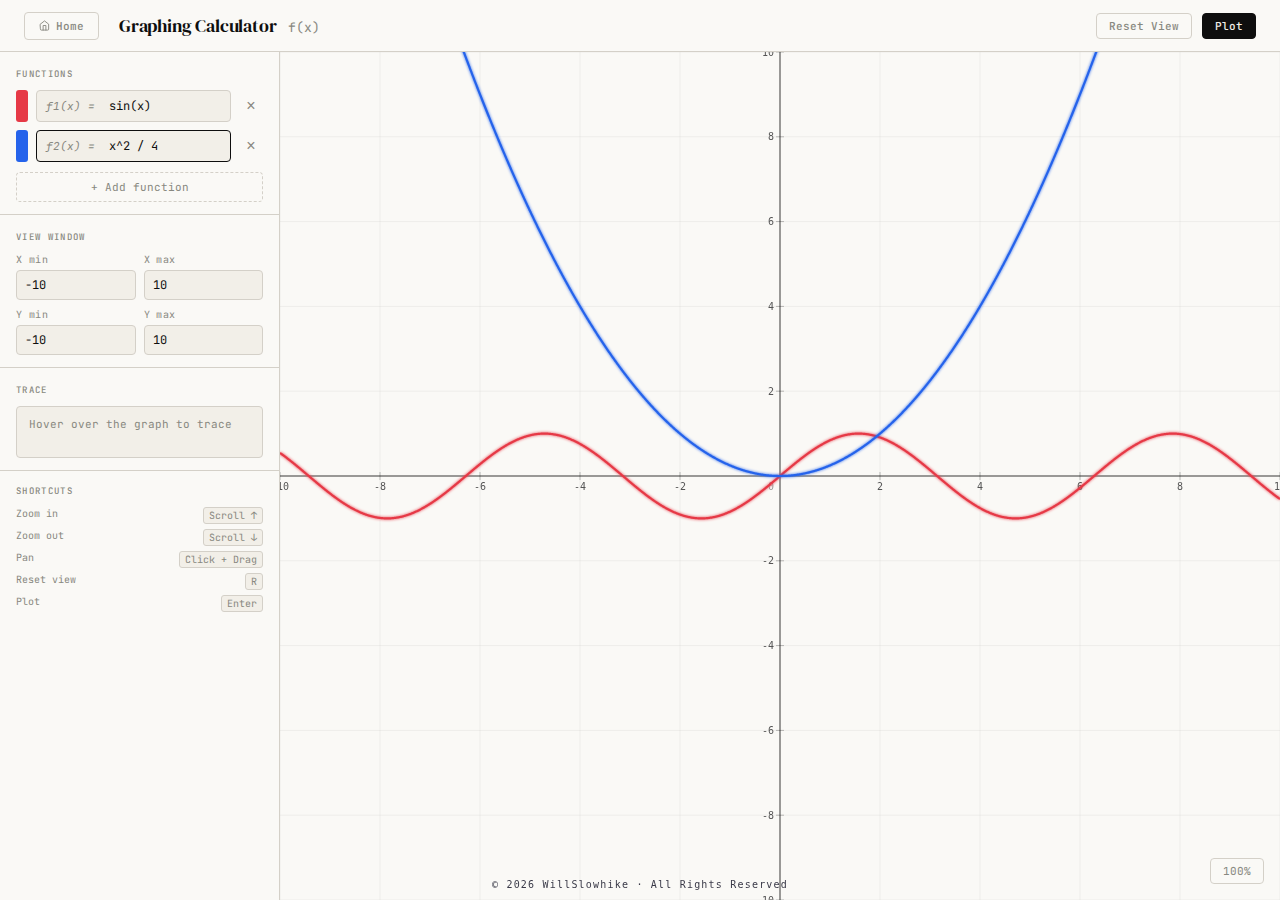
<file: GraphingCalculator.html>
<!DOCTYPE html>
<html lang="en">
<head>
    <meta charset="UTF-8">
    <meta name="viewport" content="width=device-width, initial-scale=1.0">
    <title>Graphing Calculator</title>
    <link rel="preconnect" href="https://fonts.googleapis.com">
    <link href="https://fonts.googleapis.com/css2?family=DM+Serif+Display&family=JetBrains+Mono:wght@300;400;500&display=swap" rel="stylesheet">
    <style>
        :root {
            --bg:       #f2efe8;
            --surface:  #faf9f6;
            --ink:      #0e0e0e;
            --mid:      #888880;
            --border:   #d4d0c8;
            --c0: #e63946; --c1: #2563eb; --c2: #16a34a; --c3: #d97706;
            --c4: #7c3aed; --c5: #0891b2;
        }

        *, *::before, *::after { box-sizing: border-box; margin: 0; padding: 0; }

        body {
            height: 100vh;
            background: var(--bg);
            display: flex;
            flex-direction: column;
            font-family: 'JetBrains Mono', monospace;
            overflow: hidden;
        }

        /* ── Top bar ── */
        .topbar {
            display: flex;
            align-items: center;
            justify-content: space-between;
            padding: 0 24px;
            height: 52px;
            background: var(--surface);
            border-bottom: 1px solid var(--border);
            flex-shrink: 0;
        }
        .topbar-left { display: flex; align-items: center; gap: 20px; }
        .home-button {
            display: flex; align-items: center; gap: 6px;
            padding: 6px 14px;
            font-family: 'JetBrains Mono', monospace;
            font-size: 11px; font-weight: 500;
            color: var(--mid);
            background: transparent;
            border: 1px solid var(--border);
            border-radius: 4px;
            cursor: pointer; text-decoration: none;
            transition: color 0.15s, border-color 0.15s;
        }
        .home-button:hover { color: var(--ink); border-color: var(--ink); }
        .home-button svg { width: 11px; height: 11px; }
        .app-title {
            font-family: 'DM Serif Display', serif;
            font-size: 18px;
            color: var(--ink);
            letter-spacing: -0.01em;
        }
        .app-title span { color: var(--mid); font-size: 13px; font-family: 'JetBrains Mono', monospace; margin-left: 8px; }
        .topbar-right { display: flex; align-items: center; gap: 10px; }
        .btn-small {
            padding: 5px 12px;
            font-family: 'JetBrains Mono', monospace;
            font-size: 11px; font-weight: 500;
            border: 1px solid var(--border);
            border-radius: 4px;
            background: transparent;
            color: var(--mid);
            cursor: pointer;
            transition: all 0.15s;
        }
        .btn-small:hover { color: var(--ink); border-color: var(--ink); background: rgba(0,0,0,0.03); }
        .btn-small.primary { background: var(--ink); color: var(--bg); border-color: var(--ink); }
        .btn-small.primary:hover { background: #333; }

        /* ── Main layout ── */
        .main {
            display: flex;
            flex: 1;
            overflow: hidden;
        }

        /* ── Sidebar ── */
        .sidebar {
            width: 280px;
            background: var(--surface);
            border-right: 1px solid var(--border);
            display: flex;
            flex-direction: column;
            flex-shrink: 0;
            overflow-y: auto;
        }
        .sidebar-section {
            padding: 16px 16px 12px;
            border-bottom: 1px solid var(--border);
        }
        .section-label {
            font-size: 9px;
            font-weight: 500;
            letter-spacing: 0.15em;
            text-transform: uppercase;
            color: var(--mid);
            margin-bottom: 10px;
        }

        /* Function rows */
        .fn-row {
            display: flex;
            align-items: center;
            gap: 8px;
            margin-bottom: 8px;
            animation: slideIn 0.3s ease both;
        }
        @keyframes slideIn {
            from { opacity: 0; transform: translateX(-8px); }
            to   { opacity: 1; transform: translateX(0); }
        }
        .fn-swatch {
            width: 12px; height: 32px;
            border-radius: 3px;
            flex-shrink: 0;
        }
        .fn-input-wrap { flex: 1; position: relative; }
        .fn-label {
            position: absolute;
            left: 10px; top: 50%;
            transform: translateY(-50%);
            font-size: 11px;
            color: var(--mid);
            pointer-events: none;
            font-style: italic;
            white-space: nowrap;
        }
        .fn-input {
            width: 100%;
            padding: 7px 8px 7px 72px;
            font-family: 'JetBrains Mono', monospace;
            font-size: 12px;
            font-weight: 400;
            color: var(--ink);
            background: var(--bg);
            border: 1px solid var(--border);
            border-radius: 4px;
            outline: none;
            transition: border-color 0.15s;
        }
        .fn-input:focus { border-color: var(--ink); }
        .fn-remove {
            width: 24px; height: 24px;
            border: none; background: transparent;
            color: var(--mid); cursor: pointer;
            font-size: 16px; line-height: 1;
            border-radius: 3px;
            display: flex; align-items: center; justify-content: center;
            transition: color 0.15s, background 0.15s;
            flex-shrink: 0;
        }
        .fn-remove:hover { color: #e63946; background: rgba(230,57,70,0.08); }
        .add-fn-btn {
            width: 100%;
            padding: 7px;
            font-family: 'JetBrains Mono', monospace;
            font-size: 11px;
            color: var(--mid);
            background: transparent;
            border: 1px dashed var(--border);
            border-radius: 4px;
            cursor: pointer;
            transition: all 0.15s;
            margin-top: 2px;
        }
        .add-fn-btn:hover { color: var(--ink); border-color: var(--ink); background: rgba(0,0,0,0.02); }

        /* View controls */
        .view-grid { display: grid; grid-template-columns: 1fr 1fr; gap: 8px; }
        .view-field label {
            display: block;
            font-size: 10px; color: var(--mid);
            margin-bottom: 4px; letter-spacing: 0.04em;
        }
        .view-field input {
            width: 100%;
            padding: 6px 8px;
            font-family: 'JetBrains Mono', monospace;
            font-size: 12px;
            color: var(--ink);
            background: var(--bg);
            border: 1px solid var(--border);
            border-radius: 4px;
            outline: none;
        }
        .view-field input:focus { border-color: var(--ink); }

        /* Trace info */
        .trace-box {
            background: var(--bg);
            border: 1px solid var(--border);
            border-radius: 4px;
            padding: 10px 12px;
            font-size: 11px;
            color: var(--mid);
            min-height: 52px;
        }
        .trace-box .trace-val {
            font-size: 13px;
            font-weight: 500;
            color: var(--ink);
            margin-top: 4px;
        }
        .trace-box .trace-dot {
            display: inline-block;
            width: 8px; height: 8px;
            border-radius: 50%;
            margin-right: 6px;
            vertical-align: middle;
        }

        /* Keyboard shortcuts */
        .shortcuts { padding: 14px 16px; }
        .shortcut-row {
            display: flex; justify-content: space-between;
            font-size: 10px; color: var(--mid);
            margin-bottom: 5px;
        }
        .shortcut-row kbd {
            background: var(--bg); border: 1px solid var(--border);
            border-radius: 3px; padding: 1px 5px; font-family: inherit;
        }

        /* ── Canvas area ── */
        .graph-wrap {
            flex: 1;
            position: relative;
            overflow: hidden;
            background: var(--surface);
        }
        canvas {
            position: absolute;
            inset: 0;
            display: block;
        }

        /* Trace crosshair tooltip */
        .trace-tooltip {
            position: absolute;
            background: var(--ink);
            color: var(--bg);
            font-family: 'JetBrains Mono', monospace;
            font-size: 11px;
            padding: 5px 10px;
            border-radius: 4px;
            pointer-events: none;
            white-space: nowrap;
            display: none;
            transform: translate(10px, -50%);
            z-index: 10;
        }

        /* Zoom badge */
        .zoom-badge {
            position: absolute;
            bottom: 16px; right: 16px;
            background: var(--surface);
            border: 1px solid var(--border);
            border-radius: 4px;
            padding: 5px 12px;
            font-size: 11px;
            color: var(--mid);
            pointer-events: none;
        }
    </style>
</head>
<body>

<!-- Top bar -->
<div class="topbar">
    <div class="topbar-left">
        <a class="home-button" href="index.html">
            <svg viewBox="0 0 24 24" fill="none" stroke="currentColor" stroke-width="2" stroke-linecap="round" stroke-linejoin="round">
                <path d="M3 9l9-7 9 7v11a2 2 0 0 1-2 2H5a2 2 0 0 1-2-2z"/>
                <polyline points="9 22 9 12 15 12 15 22"/>
            </svg>
            Home
        </a>
        <span class="app-title">Graphing Calculator <span>f(x)</span></span>
    </div>
    <div class="topbar-right">
        <button class="btn-small" onclick="resetView()">Reset View</button>
        <button class="btn-small primary" onclick="plotAll()">Plot</button>
    </div>
</div>

<!-- Main -->
<div class="main">

    <!-- Sidebar -->
    <div class="sidebar">

        <!-- Functions -->
        <div class="sidebar-section">
            <div class="section-label">Functions</div>
            <div id="fn-list"></div>
            <button class="add-fn-btn" onclick="addFunction()">+ Add function</button>
        </div>

        <!-- View window -->
        <div class="sidebar-section">
            <div class="section-label">View Window</div>
            <div class="view-grid">
                <div class="view-field">
                    <label>X min</label>
                    <input type="number" id="xmin" value="-10" onchange="plotAll()">
                </div>
                <div class="view-field">
                    <label>X max</label>
                    <input type="number" id="xmax" value="10" onchange="plotAll()">
                </div>
                <div class="view-field">
                    <label>Y min</label>
                    <input type="number" id="ymin" value="-10" onchange="plotAll()">
                </div>
                <div class="view-field">
                    <label>Y max</label>
                    <input type="number" id="ymax" value="10" onchange="plotAll()">
                </div>
            </div>
        </div>

        <!-- Trace -->
        <div class="sidebar-section">
            <div class="section-label">Trace</div>
            <div class="trace-box" id="trace-box">
                <span>Hover over the graph to trace</span>
            </div>
        </div>

        <!-- Shortcuts -->
        <div class="shortcuts">
            <div class="section-label">Shortcuts</div>
            <div class="shortcut-row"><span>Zoom in</span><kbd>Scroll ↑</kbd></div>
            <div class="shortcut-row"><span>Zoom out</span><kbd>Scroll ↓</kbd></div>
            <div class="shortcut-row"><span>Pan</span><kbd>Click + Drag</kbd></div>
            <div class="shortcut-row"><span>Reset view</span><kbd>R</kbd></div>
            <div class="shortcut-row"><span>Plot</span><kbd>Enter</kbd></div>
        </div>

    </div>

    <!-- Graph canvas -->
    <div class="graph-wrap" id="graph-wrap">
        <canvas id="graph"></canvas>
        <div class="trace-tooltip" id="trace-tooltip"></div>
        <div class="zoom-badge" id="zoom-badge">100%</div>
    </div>

</div>

<script>
// ── Colors ──────────────────────────────────────────────────────────────────
const COLORS = ['#e63946','#2563eb','#16a34a','#d97706','#7c3aed','#0891b2'];

// ── State ────────────────────────────────────────────────────────────────────
let functions = [];
let fnCount   = 0;

let viewXMin = -10, viewXMax = 10, viewYMin = -10, viewYMax = 10;

// Pan/drag
let dragging = false, dragStartX = 0, dragStartY = 0;
let dragXMin, dragXMax, dragYMin, dragYMax;

const canvas  = document.getElementById('graph');
const ctx     = canvas.getContext('2d');
const wrap    = document.getElementById('graph-wrap');
const tooltip = document.getElementById('trace-tooltip');
const badge   = document.getElementById('zoom-badge');

// ── Resize ───────────────────────────────────────────────────────────────────
function resize() {
    canvas.width  = wrap.clientWidth;
    canvas.height = wrap.clientHeight;
    plotAll();
}
window.addEventListener('resize', resize);

// ── Coordinate helpers ────────────────────────────────────────────────────────
function toCanvasX(x) { return (x - viewXMin) / (viewXMax - viewXMin) * canvas.width; }
function toCanvasY(y) { return canvas.height - (y - viewYMin) / (viewYMax - viewYMin) * canvas.height; }
function toWorldX(px) { return viewXMin + px / canvas.width * (viewXMax - viewXMin); }
function toWorldY(py) { return viewYMin + (canvas.height - py) / canvas.height * (viewYMax - viewYMin); }

// ── Draw ──────────────────────────────────────────────────────────────────────
function plotAll() {
    // Sync view inputs
    viewXMin = parseFloat(document.getElementById('xmin').value) || -10;
    viewXMax = parseFloat(document.getElementById('xmax').value) ||  10;
    viewYMin = parseFloat(document.getElementById('ymin').value) || -10;
    viewYMax = parseFloat(document.getElementById('ymax').value) ||  10;

    ctx.clearRect(0, 0, canvas.width, canvas.height);
    drawGrid();
    drawAxes();
    functions.forEach(fn => drawFunction(fn));
    updateZoomBadge();
}

function drawGrid() {
    ctx.save();
    // Minor grid
    ctx.strokeStyle = 'rgba(0,0,0,0.05)';
    ctx.lineWidth = 1;
    const step = niceStep(viewXMax - viewXMin);
    for (let x = Math.ceil(viewXMin / step) * step; x <= viewXMax; x += step) {
        const cx = toCanvasX(x);
        ctx.beginPath(); ctx.moveTo(cx, 0); ctx.lineTo(cx, canvas.height); ctx.stroke();
    }
    for (let y = Math.ceil(viewYMin / step) * step; y <= viewYMax; y += step) {
        const cy = toCanvasY(y);
        ctx.beginPath(); ctx.moveTo(0, cy); ctx.lineTo(canvas.width, cy); ctx.stroke();
    }
    ctx.restore();
}

function drawAxes() {
    ctx.save();
    const step = niceStep(viewXMax - viewXMin);

    // Axes lines
    ctx.strokeStyle = 'rgba(0,0,0,0.5)';
    ctx.lineWidth = 1.5;
    const cx0 = toCanvasX(0), cy0 = toCanvasY(0);

    // X axis
    ctx.beginPath(); ctx.moveTo(0, cy0); ctx.lineTo(canvas.width, cy0); ctx.stroke();
    // Y axis
    ctx.beginPath(); ctx.moveTo(cx0, 0); ctx.lineTo(cx0, canvas.height); ctx.stroke();

    // Tick marks & labels
    ctx.fillStyle = '#555';
    ctx.font = '10px JetBrains Mono, monospace';
    ctx.textAlign = 'center';
    ctx.strokeStyle = 'rgba(0,0,0,0.25)';
    ctx.lineWidth = 1;

    for (let x = Math.ceil(viewXMin / step) * step; x <= viewXMax; x += step) {
        if (Math.abs(x) < step * 0.01) continue;
        const cx = toCanvasX(x);
        ctx.beginPath(); ctx.moveTo(cx, cy0 - 4); ctx.lineTo(cx, cy0 + 4); ctx.stroke();
        const label = +x.toPrecision(4);
        ctx.fillText(label, cx, Math.min(Math.max(cy0 + 14, 14), canvas.height - 4));
    }
    ctx.textAlign = 'right';
    for (let y = Math.ceil(viewYMin / step) * step; y <= viewYMax; y += step) {
        if (Math.abs(y) < step * 0.01) continue;
        const cy = toCanvasY(y);
        ctx.beginPath(); ctx.moveTo(cx0 - 4, cy); ctx.lineTo(cx0 + 4, cy); ctx.stroke();
        const label = +y.toPrecision(4);
        ctx.fillText(label, Math.min(Math.max(cx0 - 6, 28), canvas.width - 4), cy + 3.5);
    }
    // Origin label
    ctx.fillStyle = '#999';
    ctx.textAlign = 'right';
    ctx.fillText('0', Math.min(cx0 - 6, canvas.width - 10), cy0 + 14);

    ctx.restore();
}

function drawFunction(fn) {
    if (!fn.expr || !fn.active) return;
    let f;
    try {
        f = buildFn(fn.expr);
        f(0); // test call
    } catch(e) { return; }

    ctx.save();
    ctx.strokeStyle = fn.color;
    ctx.lineWidth = 2.2;
    ctx.lineJoin = 'round';
    ctx.shadowColor = fn.color;
    ctx.shadowBlur = 3;

    const steps = canvas.width * 2;
    let started = false;
    ctx.beginPath();
    for (let i = 0; i <= steps; i++) {
        const wx = viewXMin + (i / steps) * (viewXMax - viewXMin);
        let wy;
        try { wy = f(wx); } catch(e) { started = false; continue; }
        if (!isFinite(wy) || isNaN(wy)) { started = false; continue; }
        const cx = toCanvasX(wx), cy = toCanvasY(wy);
        if (!started) { ctx.moveTo(cx, cy); started = true; }
        else ctx.lineTo(cx, cy);
    }
    ctx.stroke();
    ctx.restore();
}

// ── Function builder ──────────────────────────────────────────────────────────
function buildFn(expr) {
    let e = expr.trim();
    // Strip y= or f(x)= prefix
    e = e.replace(/^(y\s*=\s*|f\(x\)\s*=\s*)/i, '');
    // Math replacements
    e = e.replace(/\^/g, '**');
    e = e.replace(/(\d)(x)/g, '$1*x');
    e = e.replace(/(x)(\d)/g, '$1*$2');
    e = e.replace(/\bsin\b/g, 'Math.sin');
    e = e.replace(/\bcos\b/g, 'Math.cos');
    e = e.replace(/\btan\b/g, 'Math.tan');
    e = e.replace(/\bsqrt\b/g, 'Math.sqrt');
    e = e.replace(/\babs\b/g, 'Math.abs');
    e = e.replace(/\blog\b/g, 'Math.log10');
    e = e.replace(/\bln\b/g, 'Math.log');
    e = e.replace(/\bpi\b/g, 'Math.PI');
    e = e.replace(/\be\b(?!\d)/g, 'Math.E');
    return new Function('x', `"use strict"; return (${e});`);
}

// ── Nice step size ────────────────────────────────────────────────────────────
function niceStep(range) {
    const raw = range / 10;
    const mag = Math.pow(10, Math.floor(Math.log10(raw)));
    const norm = raw / mag;
    if (norm < 1.5) return mag;
    if (norm < 3.5) return 2 * mag;
    if (norm < 7.5) return 5 * mag;
    return 10 * mag;
}

// ── Zoom badge ────────────────────────────────────────────────────────────────
function updateZoomBadge() {
    const defaultRange = 20;
    const currentRange = viewXMax - viewXMin;
    const pct = Math.round(defaultRange / currentRange * 100);
    badge.textContent = pct + '%';
}

// ── Zoom (scroll) ─────────────────────────────────────────────────────────────
wrap.addEventListener('wheel', e => {
    e.preventDefault();
    const rect = canvas.getBoundingClientRect();
    const mx = toWorldX(e.clientX - rect.left);
    const my = toWorldY(e.clientY - rect.top);
    const factor = e.deltaY > 0 ? 1.12 : 0.88;
    viewXMin = mx + (viewXMin - mx) * factor;
    viewXMax = mx + (viewXMax - mx) * factor;
    viewYMin = my + (viewYMin - my) * factor;
    viewYMax = my + (viewYMax - my) * factor;
    syncViewInputs();
    plotAll();
}, { passive: false });

// ── Pan ───────────────────────────────────────────────────────────────────────
wrap.addEventListener('mousedown', e => {
    dragging = true;
    dragStartX = e.clientX; dragStartY = e.clientY;
    dragXMin = viewXMin; dragXMax = viewXMax;
    dragYMin = viewYMin; dragYMax = viewYMax;
    wrap.style.cursor = 'grabbing';
});
window.addEventListener('mousemove', e => {
    if (dragging) {
        const dx = (e.clientX - dragStartX) / canvas.width  * (dragXMax - dragXMin);
        const dy = (e.clientY - dragStartY) / canvas.height * (dragYMax - dragYMin);
        viewXMin = dragXMin - dx; viewXMax = dragXMax - dx;
        viewYMin = dragYMin + dy; viewYMax = dragYMax + dy;
        syncViewInputs();
        plotAll();
    }
    // Trace
    const rect = canvas.getBoundingClientRect();
    const mx = e.clientX - rect.left;
    const my = e.clientY - rect.top;
    if (mx >= 0 && mx <= canvas.width && my >= 0 && my <= canvas.height) {
        tracePoint(mx, my, e.clientX, e.clientY);
    } else {
        tooltip.style.display = 'none';
    }
});
window.addEventListener('mouseup', () => {
    dragging = false;
    wrap.style.cursor = 'crosshair';
});
wrap.style.cursor = 'crosshair';

// ── Trace ─────────────────────────────────────────────────────────────────────
function tracePoint(px, py, clientX, clientY) {
    const wx = toWorldX(px);
    const active = functions.filter(f => f.expr && f.active);
    if (!active.length) { tooltip.style.display = 'none'; updateTraceBox(); return; }

    // Find closest function at this x
    let best = null, bestDist = Infinity;
    active.forEach(fn => {
        let f;
        try { f = buildFn(fn.expr); } catch(e) { return; }
        let wy;
        try { wy = f(wx); } catch(e) { return; }
        if (!isFinite(wy)) return;
        const cy = toCanvasY(wy);
        const dist = Math.abs(cy - py);
        if (dist < bestDist) { bestDist = dist; best = { fn, wy }; }
    });

    if (!best || bestDist > 60) {
        tooltip.style.display = 'none';
        updateTraceBox(null);
        return;
    }

    // Draw crosshair dot
    plotAll();
    const cx = toCanvasX(wx), cy = toCanvasY(best.wy);
    ctx.save();
    ctx.beginPath();
    ctx.arc(cx, cy, 5, 0, Math.PI * 2);
    ctx.fillStyle = best.fn.color;
    ctx.fill();
    ctx.strokeStyle = '#fff';
    ctx.lineWidth = 2;
    ctx.stroke();
    // Crosshair lines
    ctx.strokeStyle = best.fn.color + '55';
    ctx.lineWidth = 1;
    ctx.setLineDash([4, 4]);
    ctx.beginPath(); ctx.moveTo(cx, 0); ctx.lineTo(cx, canvas.height); ctx.stroke();
    ctx.beginPath(); ctx.moveTo(0, cy); ctx.lineTo(canvas.width, cy); ctx.stroke();
    ctx.restore();

    // Tooltip
    const xStr = (+wx.toPrecision(5)).toString();
    const yStr = (+best.wy.toPrecision(5)).toString();
    tooltip.textContent = `x = ${xStr}   y = ${yStr}`;
    tooltip.style.display = 'block';
    const tr = wrap.getBoundingClientRect();
    let tx = clientX - tr.left + 14;
    let ty = clientY - tr.top;
    if (tx + 180 > wrap.clientWidth) tx = clientX - tr.left - 180;
    tooltip.style.left = tx + 'px';
    tooltip.style.top  = ty + 'px';

    updateTraceBox({ fn: best.fn, x: wx, y: best.wy });
}

function updateTraceBox(data) {
    const box = document.getElementById('trace-box');
    if (!data) {
        box.innerHTML = '<span>Hover over the graph to trace</span>';
        return;
    }
    const xStr = (+data.x.toPrecision(6)).toString();
    const yStr = (+data.y.toPrecision(6)).toString();
    box.innerHTML = `
        <span><span class="trace-dot" style="background:${data.fn.color}"></span>${data.fn.expr}</span>
        <div class="trace-val">x = ${xStr}<br>y = ${yStr}</div>
    `;
}

// ── Sync view inputs ──────────────────────────────────────────────────────────
function syncViewInputs() {
    document.getElementById('xmin').value = +viewXMin.toPrecision(4);
    document.getElementById('xmax').value = +viewXMax.toPrecision(4);
    document.getElementById('ymin').value = +viewYMin.toPrecision(4);
    document.getElementById('ymax').value = +viewYMax.toPrecision(4);
}

// ── Reset view ────────────────────────────────────────────────────────────────
function resetView() {
    viewXMin = -10; viewXMax = 10; viewYMin = -10; viewYMax = 10;
    syncViewInputs();
    plotAll();
}

// ── Function management ───────────────────────────────────────────────────────
const PLACEHOLDERS = ['sin(x)', 'x^2', 'cos(x)', 'x^3 - 3x', 'sqrt(x)', 'ln(x)'];

function addFunction(expr) {
    const id = fnCount++;
    const color = COLORS[functions.length % COLORS.length];
    const fn = { id, expr: expr || '', color, active: true };
    functions.push(fn);
    renderFnList();
    if (expr) plotAll();
    // Focus new input
    setTimeout(() => {
        const el = document.getElementById('fn-input-' + id);
        if (el) el.focus();
    }, 50);
}

function removeFunction(id) {
    functions = functions.filter(f => f.id !== id);
    renderFnList();
    plotAll();
}

function renderFnList() {
    const list = document.getElementById('fn-list');
    list.innerHTML = '';
    functions.forEach((fn, i) => {
        const row = document.createElement('div');
        row.className = 'fn-row';
        row.innerHTML = `
            <div class="fn-swatch" style="background:${fn.color}"></div>
            <div class="fn-input-wrap">
                <span class="fn-label">f${i+1}(x) =</span>
                <input class="fn-input" id="fn-input-${fn.id}"
                    value="${fn.expr}"
                    placeholder="${PLACEHOLDERS[i % PLACEHOLDERS.length]}"
                    oninput="updateFnExpr(${fn.id}, this.value)"
                    onkeydown="if(event.key==='Enter') plotAll()">
            </div>
            <button class="fn-remove" onclick="removeFunction(${fn.id})" title="Remove">×</button>
        `;
        list.appendChild(row);
    });
}

function updateFnExpr(id, val) {
    const fn = functions.find(f => f.id === id);
    if (fn) fn.expr = val;
}

// ── Keyboard ──────────────────────────────────────────────────────────────────
document.addEventListener('keydown', e => {
    if (e.target.tagName === 'INPUT') return;
    if (e.key === 'r' || e.key === 'R') resetView();
    if (e.key === 'Enter') plotAll();
});

// ── Init ──────────────────────────────────────────────────────────────────────
addFunction('sin(x)');
addFunction('x^2 / 4');
resize();
</script>
    <footer style="
        position: fixed; bottom: 0; left: 0; right: 0;
        text-align: center; padding: 10px;
        font-family: 'DM Mono', monospace;
        font-size: 10px; letter-spacing: 0.12em;
        color: #3a3a48;
        z-index: 5; pointer-events: none;
    ">© 2026 WillSlowhike · All Rights Reserved</footer>
</body>
</body>
</html>
</file>
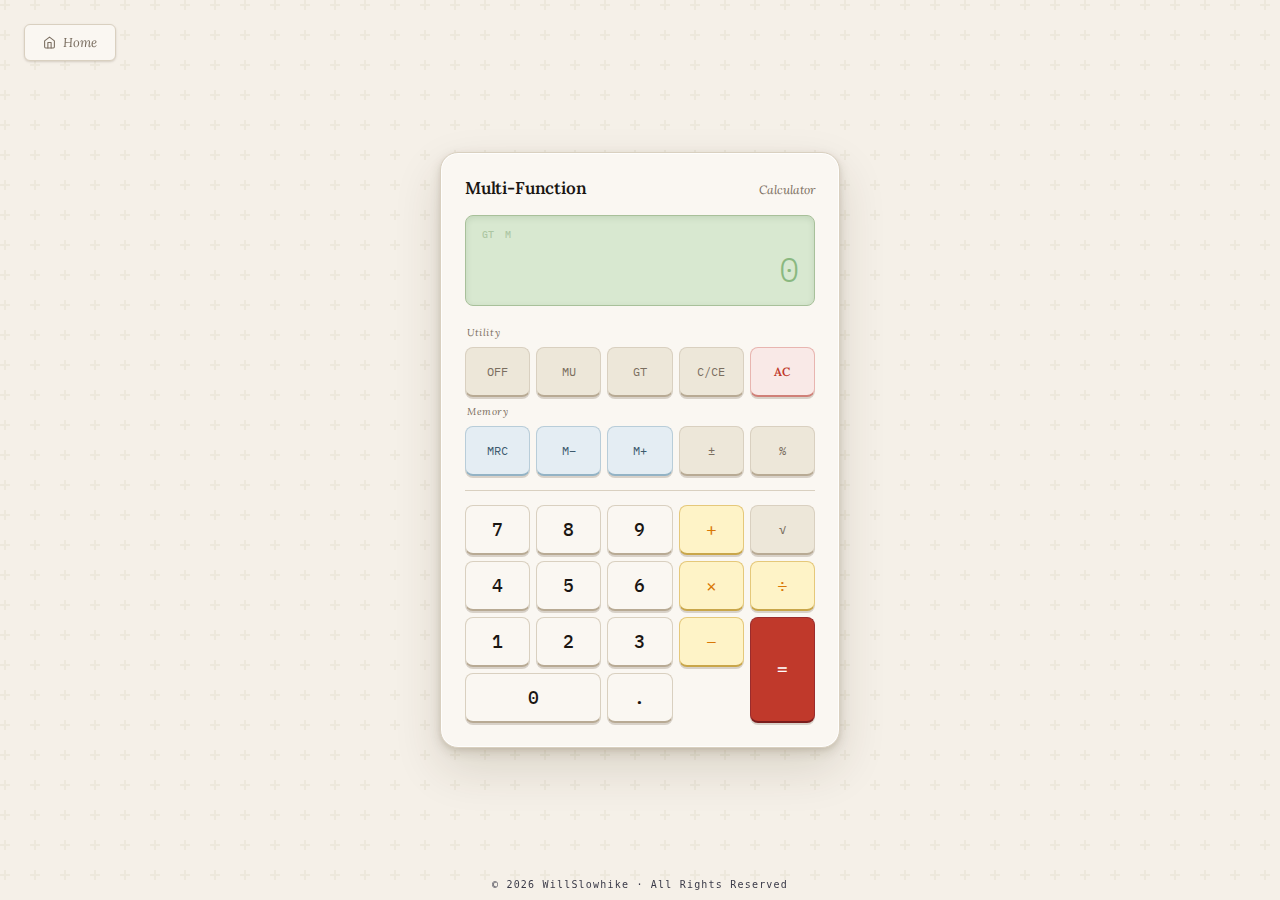
<file: Multi-FunctionCalculator.html>
<!DOCTYPE html>
<html lang="en">
<head>
    <meta charset="UTF-8">
    <meta name="viewport" content="width=device-width, initial-scale=1.0">
    <title>Multi-Function Calculator</title>
    <link rel="preconnect" href="https://fonts.googleapis.com">
    <link href="https://fonts.googleapis.com/css2?family=Lora:ital,wght@0,400;0,600;1,400&family=IBM+Plex+Mono:wght@300;400;500&display=swap" rel="stylesheet">
    <style>
        :root {
            --bg:         #f5f0e8;
            --bg2:        #ede7d9;
            --surface:    #faf7f2;
            --border:     #d9d0c0;
            --border-dark:#b8aa94;
            --text:       #1a1612;
            --subtext:    #7a6e60;
            --accent:     #c0392b;
            --accent-dim: #f9e9e7;
            --amber:      #d97706;
            --amber-dim:  #fef3c7;
            --slate:      #3d5a6e;
            --slate-dim:  #e4edf3;
            --shadow-sm:  0 1px 3px rgba(60,40,10,0.10), 0 1px 2px rgba(60,40,10,0.08);
            --shadow-md:  0 4px 12px rgba(60,40,10,0.12), 0 2px 4px rgba(60,40,10,0.08);
            --shadow-btn: 0 2px 0 rgba(60,40,10,0.18);
            --shadow-btn-press: 0 0px 0 rgba(60,40,10,0.18);
        }

        *, *::before, *::after { box-sizing: border-box; margin: 0; padding: 0; }

        body {
            min-height: 100vh;
            background: var(--bg);
            background-image: url("data:image/svg+xml,%3Csvg width='60' height='60' viewBox='0 0 60 60' xmlns='http://www.w3.org/2000/svg'%3E%3Cg fill='none' fill-rule='evenodd'%3E%3Cg fill='%23c4b89a' fill-opacity='0.15'%3E%3Cpath d='M36 34v-4h-2v4h-4v2h4v4h2v-4h4v-2h-4zm0-30V0h-2v4h-4v2h4v4h2V6h4V4h-4zM6 34v-4H4v4H0v2h4v4h2v-4h4v-2H6zM6 4V0H4v4H0v2h4v4h2V6h4V4H6z'/%3E%3C/g%3E%3C/g%3E%3C/svg%3E");
            display: flex;
            align-items: center;
            justify-content: center;
            font-family: 'IBM Plex Mono', monospace;
        }

        /* Home button */
        .home-button {
            position: fixed;
            top: 24px;
            left: 24px;
            display: flex;
            align-items: center;
            gap: 7px;
            padding: 9px 18px;
            font-family: 'Lora', serif;
            font-size: 13px;
            font-style: italic;
            color: var(--subtext);
            background: var(--surface);
            border: 1px solid var(--border);
            border-radius: 6px;
            cursor: pointer;
            box-shadow: var(--shadow-sm);
            text-decoration: none;
            transition: color 0.2s, box-shadow 0.2s, transform 0.1s;
        }
        .home-button:hover { color: var(--text); box-shadow: var(--shadow-md); transform: translateY(-1px); }
        .home-button svg { width: 13px; height: 13px; }

        /* Shell */
        .calculator {
            width: 400px;
            background: var(--surface);
            border: 1px solid var(--border);
            border-radius: 18px;
            padding: 24px;
            box-shadow:
                0 0 0 1px rgba(255,255,255,0.8) inset,
                var(--shadow-md),
                0 20px 48px rgba(60,40,10,0.14);
            animation: rise 0.45s cubic-bezier(0.22, 1, 0.36, 1) both;
        }

        @keyframes rise {
            from { opacity: 0; transform: translateY(24px) scale(0.98); }
            to   { opacity: 1; transform: translateY(0) scale(1); }
        }

        /* Header */
        .calc-header {
            display: flex;
            align-items: baseline;
            justify-content: space-between;
            margin-bottom: 16px;
        }
        .calc-title {
            font-family: 'Lora', serif;
            font-size: 17px;
            font-weight: 600;
            color: var(--text);
            letter-spacing: -0.01em;
        }
        .calc-subtitle {
            font-family: 'Lora', serif;
            font-size: 12px;
            font-style: italic;
            color: var(--subtext);
        }

        /* Display */
        .display-wrap {
            background: #d8e8d0;
            border: 1px solid #a8c09a;
            border-radius: 8px;
            padding: 12px 16px 14px;
            margin-bottom: 20px;
            box-shadow: inset 0 2px 6px rgba(0,60,0,0.10);
            position: relative;
        }
        .display-indicators {
            display: flex;
            gap: 10px;
            margin-bottom: 6px;
        }
        .indicator {
            font-family: 'IBM Plex Mono', monospace;
            font-size: 10px;
            font-weight: 500;
            color: #4a7a3a;
            opacity: 0.3;
            letter-spacing: 0.04em;
            transition: opacity 0.2s;
        }
        .indicator.active { opacity: 1; }
        #display {
            width: 100%;
            background: transparent;
            border: none;
            outline: none;
            font-family: 'IBM Plex Mono', monospace;
            font-size: 34px;
            font-weight: 300;
            color: #1a3a14;
            text-align: right;
            letter-spacing: -0.02em;
        }
        #display::placeholder { color: #8ab880; }

        /* Label */
        .label {
            font-family: 'Lora', serif;
            font-size: 10px;
            font-style: italic;
            color: var(--subtext);
            letter-spacing: 0.06em;
            margin-bottom: 8px;
            padding-left: 2px;
        }

        /* Grids */
        .grid-top  { display: grid; grid-template-columns: repeat(5, 1fr); gap: 6px; margin-bottom: 6px; }
        .grid-mem  { display: grid; grid-template-columns: repeat(5, 1fr); gap: 6px; margin-bottom: 6px; }
        .grid-main { display: grid; grid-template-columns: repeat(5, 1fr); gap: 6px; }

        .divider { height: 1px; background: var(--border); margin: 14px 0; }

        /* Base button */
        button {
            height: 50px;
            font-family: 'IBM Plex Mono', monospace;
            font-size: 14px;
            font-weight: 400;
            border: 1px solid var(--border);
            border-bottom: 2px solid var(--border-dark);
            border-radius: 8px;
            cursor: pointer;
            background: var(--surface);
            color: var(--subtext);
            transition: background 0.12s, color 0.12s, transform 0.08s, box-shadow 0.08s;
            position: relative;
            overflow: hidden;
            box-shadow: var(--shadow-btn);
        }
        button:hover { background: var(--bg2); color: var(--text); }
        button:active {
            transform: translateY(2px);
            box-shadow: var(--shadow-btn-press);
            border-bottom-width: 1px;
        }

        /* Memory row */
        button.memory {
            font-size: 12px;
            color: var(--slate);
            background: var(--slate-dim);
            border-color: #b8cdd9;
            border-bottom-color: #93b3c5;
        }
        button.memory:hover { background: #d0e2ec; }

        /* Top utility row */
        button.utility {
            font-size: 12px;
            color: var(--subtext);
            background: var(--bg2);
            border-color: var(--border);
            border-bottom-color: var(--border-dark);
        }
        button.utility:hover { background: #e0d8c8; color: var(--text); }

        /* Digit */
        button.digit { color: var(--text); font-size: 18px; font-weight: 500; }

        /* Operator */
        button.operator {
            color: var(--amber);
            background: var(--amber-dim);
            border-color: #e5c87a;
            border-bottom-color: #c9a64a;
            font-size: 18px;
        }
        button.operator:hover { background: #fde9a0; }

        /* Equals */
        button.equals {
            background: var(--accent);
            border-color: #9b2c2c;
            border-bottom-color: #7b1d1d;
            color: #fff;
            font-family: 'Lora', serif;
            font-size: 20px;
            font-weight: 600;
            grid-row: span 2;
            height: auto;
        }
        button.equals:hover { background: #c53030; }

        /* Clear / AC */
        button.clear {
            background: var(--accent-dim);
            border-color: #e8b5b0;
            border-bottom-color: #d08078;
            color: var(--accent);
            font-family: 'Lora', serif;
            font-size: 12px;
            font-weight: 600;
            letter-spacing: 0.04em;
        }
        button.clear:hover { background: #f5d0cb; }

        button.zero { grid-column: span 2; font-size: 18px; }

        button::after {
            content: '';
            position: absolute;
            inset: 0;
            background: radial-gradient(circle at center, rgba(0,0,0,0.06) 0%, transparent 70%);
            opacity: 0;
            transition: opacity 0.15s;
        }
        button:active::after { opacity: 1; }
    </style>
</head>
<body>

    <a class="home-button" href="index.html">
        <svg viewBox="0 0 24 24" fill="none" stroke="currentColor" stroke-width="2" stroke-linecap="round" stroke-linejoin="round">
            <path d="M3 9l9-7 9 7v11a2 2 0 0 1-2 2H5a2 2 0 0 1-2-2z"/>
            <polyline points="9 22 9 12 15 12 15 22"/>
        </svg>
        Home
    </a>

    <div class="calculator">

        <div class="calc-header">
            <span class="calc-title">Multi-Function</span>
            <span class="calc-subtitle">Calculator</span>
        </div>

        <!-- Display -->
        <div class="display-wrap">
            <div class="display-indicators">
                <span class="indicator" id="ind-gt">GT</span>
                <span class="indicator" id="ind-m">M</span>
            </div>
            <input type="text" id="display" placeholder="0" readonly>
        </div>

        <!-- Top row: OFF, MU, GT, ON/C·CE, AC -->
        <div class="label">Utility</div>
        <div class="grid-top">
            <button class="utility" onclick="turnOff()">OFF</button>
            <button class="utility" onclick="markupCalc()">MU</button>
            <button class="utility" onclick="recallGT()">GT</button>
            <button class="utility" onclick="clearEntry()">C/CE</button>
            <button class="clear"   onclick="clearAll()">AC</button>
        </div>

        <!-- Memory row: MRC, M−, M+, →, ± -->
        <div class="label" style="margin-top:8px;">Memory</div>
        <div class="grid-mem">
            <button class="memory" onclick="memRecallClear()">MRC</button>
            <button class="memory" onclick="memMinus()">M−</button>
            <button class="memory" onclick="memPlus()">M+</button>
            <button class="utility" onclick="toggleSign()">±</button>
                        <button class="utility" onclick="input('%')">%</button>

        </div>

        <div class="divider"></div>

        <!-- Main numpad -->
        <div class="grid-main">
            <!-- Row 1 -->
            <button class="digit" onclick="input('7')">7</button>
            <button class="digit" onclick="input('8')">8</button>
            <button class="digit" onclick="input('9')">9</button>
            <button class="operator" onclick="input('+')">+</button>
            <button class="utility" onclick="input('Math.sqrt(')">√</button>

            <!-- Row 2 -->
            <button class="digit" onclick="input('4')">4</button>
            <button class="digit" onclick="input('5')">5</button>
            <button class="digit" onclick="input('6')">6</button>
            <button class="operator" onclick="input('×')">×</button>
            <button class="operator" onclick="input('÷')">÷</button>

            <!-- Row 3 -->
            <button class="digit" onclick="input('1')">1</button>
            <button class="digit" onclick="input('2')">2</button>
            <button class="digit" onclick="input('3')">3</button>
            <button class="operator" onclick="input('−')">−</button>
            <button class="equals" onclick="calculate()">=</button>

            <!-- Row 4 -->
            <button class="digit zero" onclick="input('0')">0</button>
            <button class="digit" onclick="input('.')">.</button>
        </div>

    </div>

    <script>
        // ── State ──────────────────────────────────────────────────────────
        let memory   = 0;
        let gtTotal  = 0;
        let mrcCount = 0;          // first press = recall, second = clear
        let currentInput = '';
        let operator = '';
        let prevValue = null;
        let justCalculated = false;

        const display    = () => document.getElementById('display');
        const indGT      = () => document.getElementById('ind-gt');
        const indM       = () => document.getElementById('ind-m');

        function setDisplay(val) {
            display().value = val;
        }

        function getDisplay() {
            return display().value;
        }

        // ── Input ──────────────────────────────────────────────────────────
        function input(val) {
            if (justCalculated && /[0-9.]/.test(val)) {
                setDisplay('');
                justCalculated = false;
            }
            if (val === '00') {
                if (!getDisplay() || getDisplay() === '0') return;
                setDisplay(getDisplay() + '00');
                return;
            }
            if (val === '.' && getDisplay().includes('.')) return;
            setDisplay(getDisplay() + val);
        }

        // ── Operators (symbolic, evaluated on =) ──────────────────────────
        // We build a simple expression string and eval it.
        // Display holds the running expression.

        function calculate() {
            const raw = getDisplay();
            if (!raw) return;
            try {
                let expr = raw;
                expr = expr.replace(/×/g, '*');
                expr = expr.replace(/÷/g, '/');
                expr = expr.replace(/−/g, '-');
                expr = expr.replace(/%/g, '/100');
                // Handle sqrt( — user must have typed a number after it
                // e.g. "Math.sqrt(9)" — already valid JS if they used the button
                const result = eval(expr);
                const rounded = parseFloat(result.toPrecision(12));
                gtTotal += rounded;
                indGT().classList.add('active');
                setDisplay(rounded.toString());
                justCalculated = true;
            } catch (e) {
                setDisplay('Error');
                justCalculated = true;
            }
        }

        // ── Clear ──────────────────────────────────────────────────────────
        function clearEntry() {
            // First press clears last entry, second clears all
            const d = getDisplay();
            if (d && d !== '0' && d !== 'Error') {
                // Remove last number segment
                setDisplay(d.replace(/[\d.]+$/, '') || '');
            } else {
                clearAll();
            }
        }

        function clearAll() {
            setDisplay('');
            justCalculated = false;
        }

        function turnOff() {
            setDisplay('');
            gtTotal = 0;
            memory  = 0;
            mrcCount = 0;
            justCalculated = false;
            indGT().classList.remove('active');
            indM().classList.remove('active');
        }

        // ── Backspace ──────────────────────────────────────────────────────
        function backspace() {
            setDisplay(getDisplay().slice(0, -1));
        }

        // ── Sign toggle ────────────────────────────────────────────────────
        function toggleSign() {
            const d = getDisplay();
            if (!d || d === '0') return;
            setDisplay(d.startsWith('-') ? d.slice(1) : '-' + d);
        }

        // ── GT (Grand Total) ──────────────────────────────────────────────
        function recallGT() {
            setDisplay(parseFloat(gtTotal.toPrecision(12)).toString());
            justCalculated = true;
        }

        // ── Memory ────────────────────────────────────────────────────────
        function memPlus() {
            const val = parseFloat(getDisplay());
            if (isNaN(val)) return;
            memory += val;
            indM().classList.add('active');
            mrcCount = 0;
        }

        function memMinus() {
            const val = parseFloat(getDisplay());
            if (isNaN(val)) return;
            memory -= val;
            indM().classList.toggle('active', memory !== 0);
            mrcCount = 0;
        }

        function memRecallClear() {
            mrcCount++;
            if (mrcCount === 1) {
                // Recall
                setDisplay(parseFloat(memory.toPrecision(12)).toString());
                justCalculated = true;
            } else {
                // Clear memory
                memory = 0;
                mrcCount = 0;
                indM().classList.remove('active');
            }
        }

        // ── Markup (MU): cost + margin% → selling price ───────────────────
        // Usage: type cost, press ×, type margin%, press MU
        // Simple implementation: treat current display as margin %, use last
        // calculated result as cost.
        function markupCalc() {
            const d = getDisplay();
            const val = parseFloat(d);
            if (isNaN(val)) return;
            // If we have a prior result, compute markup
            // MU on a single number: show as-is (no prior context)
            // Standard desk-calc MU: result / (1 - rate/100)
            // We'll treat current value as the gross margin %
            // and the GT running total as cost — but simpler:
            // just note: type selling price, press MU → shows profit margin %
            // OR: type cost, ×, margin%, MU → selling price
            // We implement: display / (1 - display/100) style is ambiguous.
            // Simple safe version: if display looks like a %, compute markup price
            // from last GT entry.
            if (gtTotal && val < 100) {
                const price = gtTotal / (1 - val / 100);
                setDisplay(parseFloat(price.toPrecision(12)).toString());
            } else {
                // fallback: show margin on current value vs memory
                const margin = ((val - memory) / val * 100);
                setDisplay(parseFloat(margin.toPrecision(6)).toString() + '%');
            }
            justCalculated = true;
        }

        // ── Keyboard ──────────────────────────────────────────────────────
        document.addEventListener('keydown', function(e) {
            const key = e.key;
            if (/^[0-9.]$/.test(key))        { input(key); return; }
            if (key === '+')                  { input('+'); return; }
            if (key === '-')                  { input('−'); return; }
            if (key === '*')                  { input('×'); return; }
            if (key === '/')                  { e.preventDefault(); input('÷'); return; }
            if (key === '%')                  { input('%'); return; }
            if (key === 'Enter' || key === '=') { calculate(); return; }
            if (key === 'Backspace')          { backspace(); return; }
            if (key === 'Escape')             { clearAll(); return; }
            if (key === 'Delete')             { clearEntry(); return; }
        });

        function goHome() { window.location.href = 'index.html'; }
    </script>
        <footer style="
        position: fixed; bottom: 0; left: 0; right: 0;
        text-align: center; padding: 10px;
        font-family: 'DM Mono', monospace;
        font-size: 10px; letter-spacing: 0.12em;
        color: #3a3a48;
        z-index: 5; pointer-events: none;
    ">© 2026 WillSlowhike · All Rights Reserved</footer>
</body>
</body>
</html>
</file>
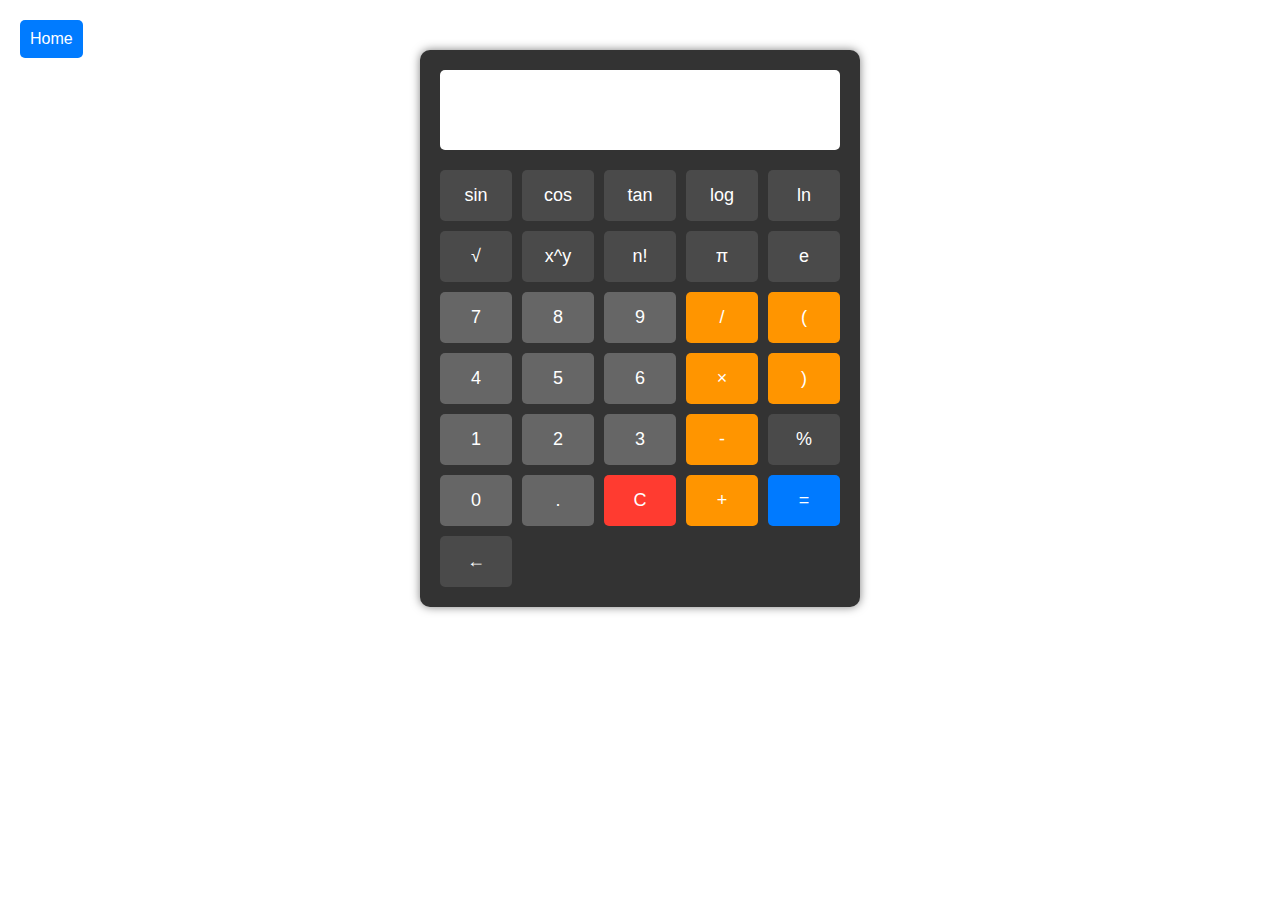
<file: ScientificCalculator.html>
<!DOCTYPE html>
<html lang="en">
<head>
    <meta charset="UTF-8">
    <meta name="viewport" content="width=device-width, initial-scale=1.0">
    <title>Scientific Calculator</title>
    <style>
        .calculator {
            width: 400px;
            margin: 50px auto;
            padding: 20px;
            background-color: #333;
            border-radius: 10px;
            box-shadow: 0 0 10px rgba(0,0,0,0.5);
        }

        #display {
            width: 95%;
            height: 60px;
            margin-bottom: 20px;
            padding: 10px;
            font-size: 24px;
            text-align: right;
            background-color: #fff;
            border: none;
            border-radius: 5px;
        }

        .buttons {
            display: grid;
            grid-template-columns: repeat(5, 1fr);
            gap: 10px;
        }

        button {
            padding: 15px;
            font-size: 18px;
            border: none;
            border-radius: 5px;
            cursor: pointer;
            background-color: #666;
            color: white;
        }

        button:hover {
            background-color: #999;
        }

        button:active {
            background-color: #bbb;
        }

        /* Home Button Styling */
        .home-button {
            position: absolute;
            top: 20px;
            left: 20px;
            padding: 10px 10px;
            font-size: 16px;
            border: none;
            border-radius: 5px;
            background-color: #007bff;
            color: white;
            cursor: pointer;
            transition: 0.3s;
        }

        .home-button:hover {
            background-color: #0056b3;
        }

        .operator {
            background-color: #ff9500;
        }

        .function {
            background-color: #4a4a4a;
        }

        .equals {
            background-color: #007AFF;
        }

        .clear {
            background-color: #ff3b30;
        }

        .backspace {
            background-color: #4a4a4a;
        }
    </style>
</head>
<body>

        <!-- Home Button Positioned at Top Left -->
        <button class="home-button" onclick="goHome()">Home</button>

    <div class="calculator">
        <input type="text" id="display" readonly>
        <div class="buttons">
            <!-- Scientific Functions -->
            <button class="function" onclick="appendToDisplay('sin(')">sin</button>
            <button class="function" onclick="appendToDisplay('cos(')">cos</button>
            <button class="function" onclick="appendToDisplay('tan(')">tan</button>
            <button class="function" onclick="appendToDisplay('log(')">log</button>
            <button class="function" onclick="appendToDisplay('ln(')">ln</button>
            <button class="function" onclick="appendToDisplay('sqrt(')">√</button>
            <button class="function" onclick="appendToDisplay('^')">x^y</button>
            <button class="function" onclick="appendToDisplay('fact(')">n!</button>
            <button class="function" onclick="appendToDisplay('π')">π</button>
            <button class="function" onclick="appendToDisplay('e')">e</button>
            
            <!-- Numbers and Basic Operations -->
            <button onclick="appendToDisplay('7')">7</button>
            <button onclick="appendToDisplay('8')">8</button>
            <button onclick="appendToDisplay('9')">9</button>
            <button class="operator" onclick="appendToDisplay('/')">/</button>
            <button class="operator" onclick="appendToDisplay('(')">(</button>
            
            <button onclick="appendToDisplay('4')">4</button>
            <button onclick="appendToDisplay('5')">5</button>
            <button onclick="appendToDisplay('6')">6</button>
            <button class="operator" onclick="appendToDisplay('*')">×</button>
            <button class="operator" onclick="appendToDisplay(')')">)</button>
            
            <button onclick="appendToDisplay('1')">1</button>
            <button onclick="appendToDisplay('2')">2</button>
            <button onclick="appendToDisplay('3')">3</button>
            <button class="operator" onclick="appendToDisplay('-')">-</button>
            <button class="function" onclick="appendToDisplay('%')">%</button>
            
            <button onclick="appendToDisplay('0')">0</button>
            <button onclick="appendToDisplay('.')">.</button>
            <button class="clear" onclick="clearDisplay()">C</button>
            <button class="operator" onclick="appendToDisplay('+')">+</button>
            <button class="equals" onclick="calculate()">=</button>
            <button class="backspace" onclick="backspace()">←</button>
        </div>
    </div>

    <script>
        function appendToDisplay(value) {
            document.getElementById('display').value += value;
        }

        function clearDisplay() {
            document.getElementById('display').value = '';
        }

        function backspace() {
            let display = document.getElementById('display');
            display.value = display.value.slice(0, -1);
        }

        function factorial(n) {
            if (n < 0) return NaN;
            if (n === 0 || n === 1) return 1;
            return n * factorial(n - 1);
        }

        function calculate() {
            try {
                let expression = document.getElementById('display').value;
                
                // Replace mathematical constants and functions
                expression = expression.replace(/π/g, Math.PI);
                expression = expression.replace(/e/g, Math.E);
                expression = expression.replace(/sin\(/g, 'Math.sin(');
                expression = expression.replace(/cos\(/g, 'Math.cos(');
                expression = expression.replace(/tan\(/g, 'Math.tan(');
                expression = expression.replace(/log\(/g, 'Math.log10(');
                expression = expression.replace(/ln\(/g, 'Math.log(');
                expression = expression.replace(/sqrt\(/g, 'Math.sqrt(');
                expression = expression.replace(/\^/g, '**');
                expression = expression.replace(/fact\(/g, 'factorial(');
                expression = expression.replace(/%/g, '/100');
                
                // Evaluate the expression
                let result = eval(expression);
                document.getElementById('display').value = result;
            } catch (error) {
                document.getElementById('display').value = 'Error';
            }
        }

        // Keyboard support
        document.addEventListener('keydown', function(event) {
            const key = event.key;

            // Numbers and basic operators
            if (/[0-9+\-*/.%()]/.test(key)) {
                appendToDisplay(key);
            }

            // Scientific functions and constants
            switch (key) {
                case 's':
                    appendToDisplay('sin(');
                    break;
                case 'c':
                    appendToDisplay('cos(');
                    break;
                case 't':
                    appendToDisplay('tan(');
                    break;
                case 'l':
                    appendToDisplay('log(');
                    break;
                case 'n':
                    appendToDisplay('ln(');
                    break;
                case 'q':
                    appendToDisplay('sqrt(');
                    break;
                case '^':
                    appendToDisplay('^');
                    break;
                case '!':
                    appendToDisplay('fact(');
                    break;
                case 'p':
                    appendToDisplay('π');
                    break;
                case 'E':
                    appendToDisplay('e');
                    break;
            }

            // Special keys
            if (key === 'Enter' || key === '=') {
                calculate();
            } else if (key === 'Backspace') {
                backspace();
            } else if (key === 'Escape') {
                clearDisplay();
            }
        });

                // Redirect to home page
                function goHome() {
                    window.location.href = "index.html"; // Change this if needed
                }
    </script>
</body>
</html>
</file>
